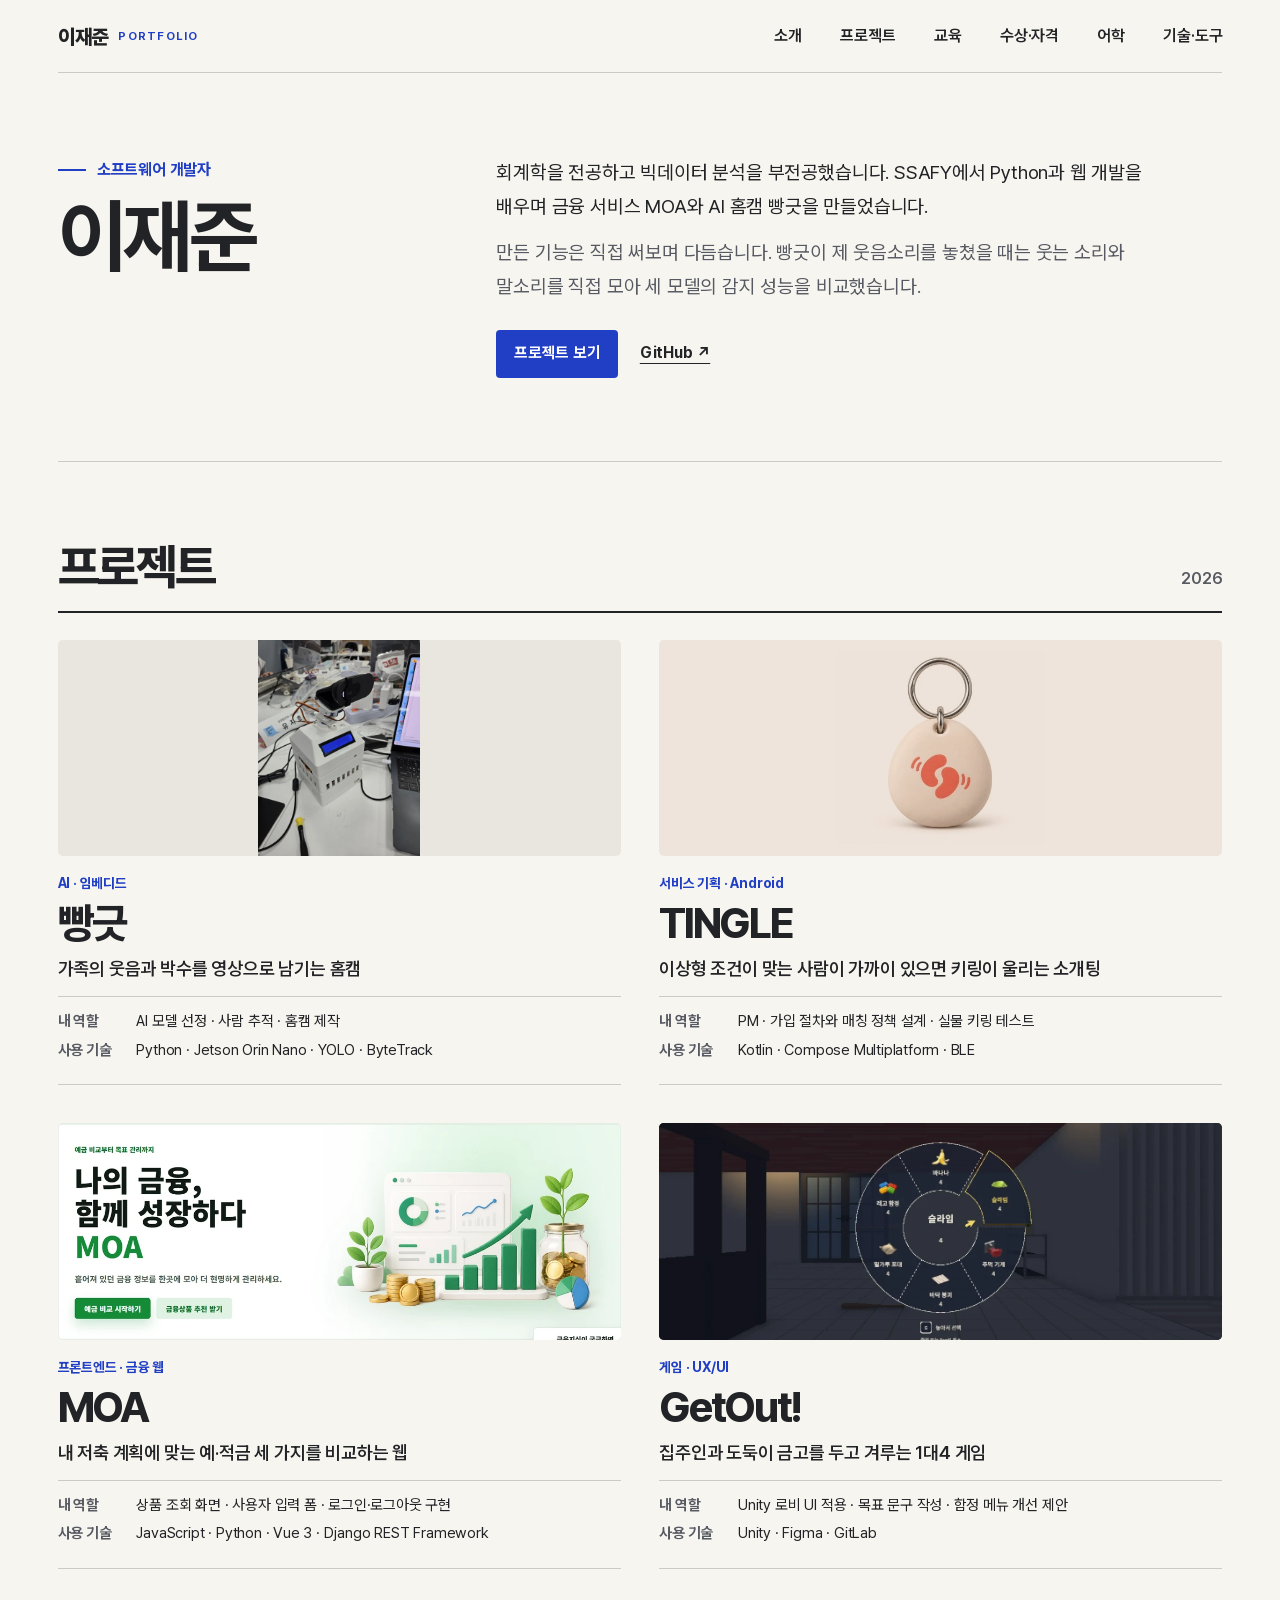
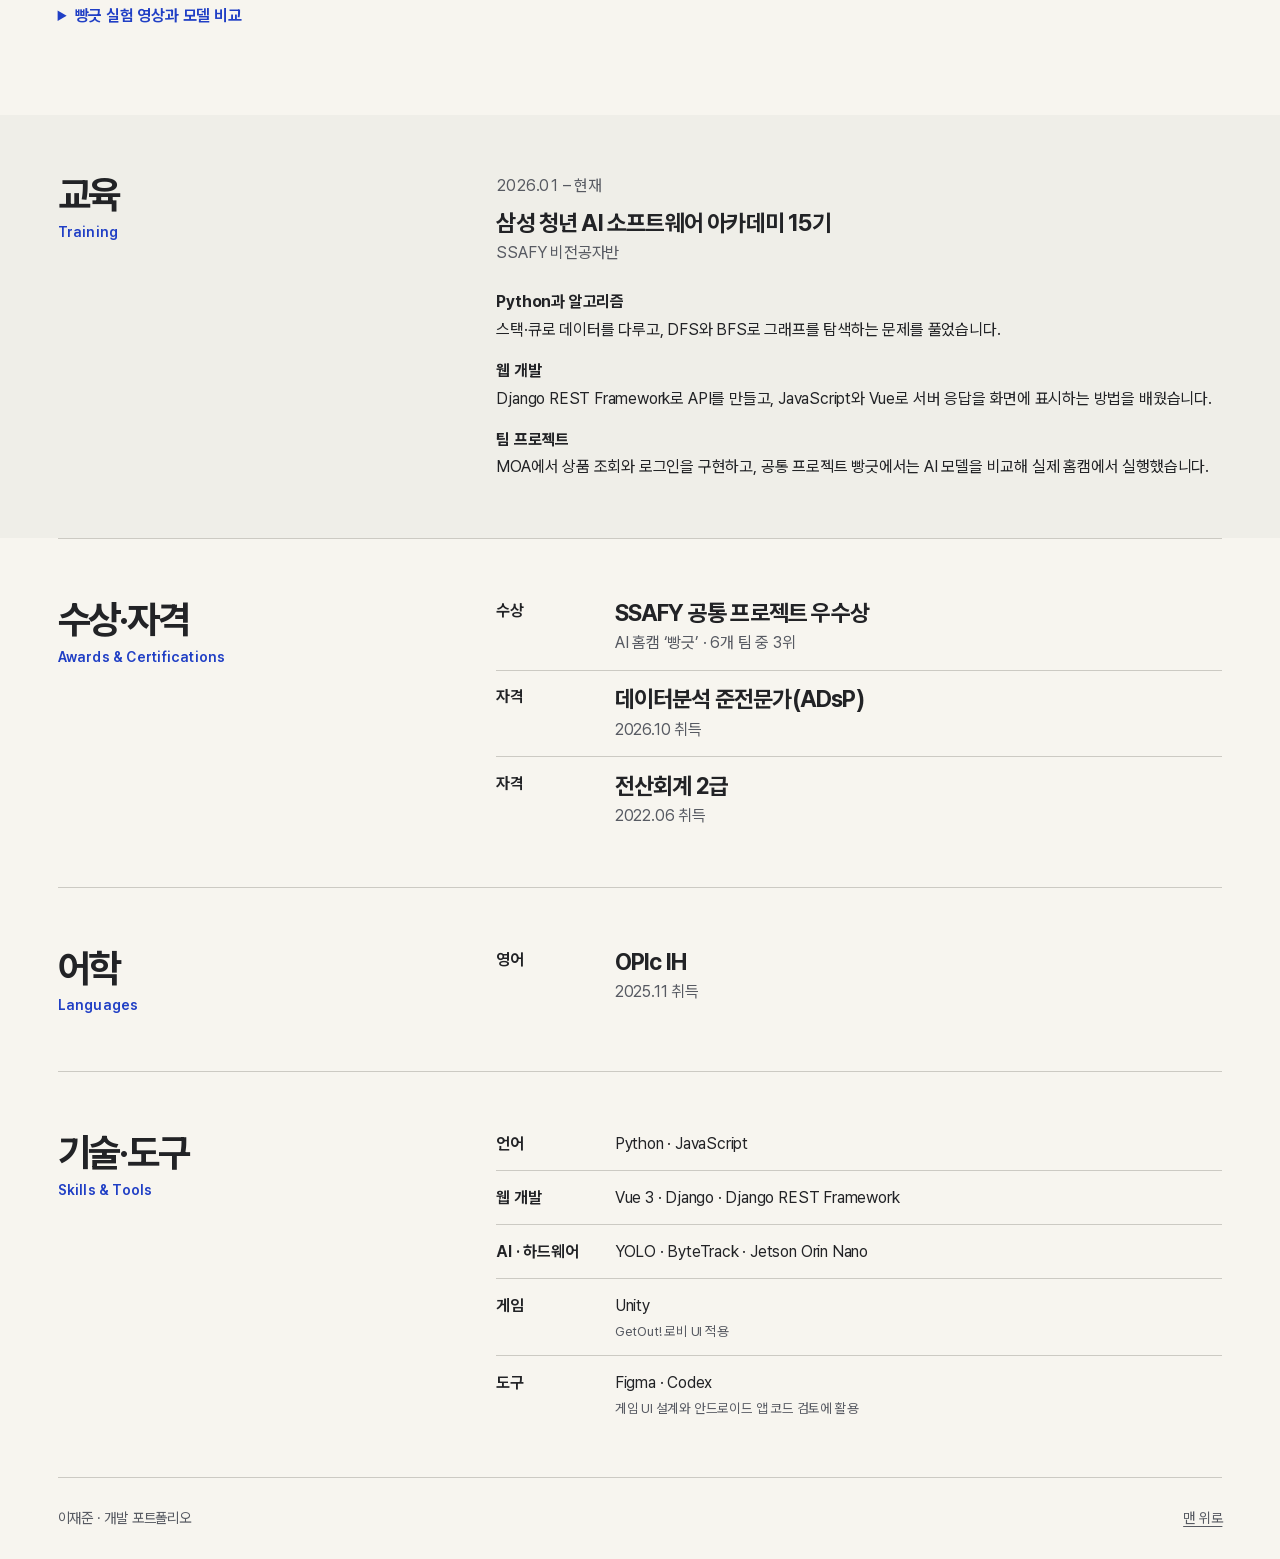
<file: index.html>
<!doctype html>
<html lang="ko">
<head>
  <meta charset="utf-8"><meta name="viewport" content="width=device-width,initial-scale=1">
  <meta name="theme-color" content="#f7f5ef">
  <meta name="description" content="소프트웨어 개발자 이재준의 프로젝트, SSAFY 교육, 수상·자격, 어학 및 사용 기술을 소개합니다.">
  <title>이재준 | 개발 포트폴리오</title>
  <link rel="preload" href="PretendardVariable.woff2" as="font" type="font/woff2" crossorigin><link rel="stylesheet" href="style.css?v=5008155"><link rel="stylesheet" href="portfolio-edition.css?v=resume-1">
</head>
<body id="top" class="landing">
<a class="skip" href="#main">본문으로 이동</a>
<header class="head shell">
  <a class="brand" href="index.html" aria-label="이재준 포트폴리오 홈">이재준 <span class="brand-sub">PORTFOLIO</span></a>
  <nav aria-label="주 메뉴"><a href="#about">소개</a><a href="#work">프로젝트</a><a href="#training">교육</a><a href="#awards">수상·자격</a><a href="#languages">어학</a><a href="#skills">기술·도구</a></nav>
</header>
<main id="main">
<section id="about" class="shell resume-intro" aria-labelledby="intro-title">
  <div><p class="role">소프트웨어 개발자</p><h1 id="intro-title">이재준</h1></div>
  <div class="intro-bio">
    <p>회계학을 전공하고 빅데이터 분석을 부전공했습니다. SSAFY에서 Python과 웹 개발을 배우며 금융 서비스 MOA와 AI 홈캠 빵긋을 만들었습니다.</p>
    <p>만든 기능은 직접 써보며 다듬습니다. 빵긋이 제 웃음소리를 놓쳤을 때는 웃는 소리와 말소리를 직접 모아 세 모델의 감지 성능을 비교했습니다.</p>
    <div class="lead-actions"><a class="lead-link" href="#work">프로젝트 보기</a><a class="work-link" href="https://github.com/wowns1024-spec">GitHub ↗</a></div>
  </div>
</section>
<section id="work" class="shell work-section"><div id="cases" class="section-heading"><h2>프로젝트</h2><span>2026</span></div>
<div class="case-index">
<a href="homecam.html" class="entry"><div class="thumb dashboard"><img src="assets/homecam.webp" alt="직접 조립한 빵긋 홈캠 시제품"></div>
<div class="entry-copy"><p class="domain">AI · 임베디드</p><h3>빵긋</h3><p>가족의 웃음과 박수를 영상으로 남기는 홈캠</p><dl class="card-meta"><div><dt>내 역할</dt><dd>AI 모델 선정 · 사람 추적 · 홈캠 제작</dd></div><div><dt>사용 기술</dt><dd>Python · Jetson Orin Nano · YOLO · ByteTrack</dd></div></dl></div></a>
<a href="tingle.html" class="entry"><div class="thumb ring"><img src="assets/tingle.webp" alt="팅글 키링 외형 콘셉트"></div>
<div class="entry-copy"><p class="domain">서비스 기획 · Android</p><h3>TINGLE</h3><p>이상형 조건이 맞는 사람이 가까이 있으면 키링이 울리는 소개팅</p><dl class="card-meta"><div><dt>내 역할</dt><dd>PM · 가입 절차와 매칭 정책 설계 · 실물 키링 테스트</dd></div><div><dt>사용 기술</dt><dd>Kotlin · Compose Multiplatform · BLE</dd></div></dl></div></a>
<a href="moa.html" class="entry"><div class="thumb finance"><img src="assets/moa-home-card.webp" loading="lazy" alt="MOA 예·적금 추천 서비스 첫 화면"></div>
<div class="entry-copy"><p class="domain">프론트엔드 · 금융 웹</p><h3>MOA</h3><p>내 저축 계획에 맞는 예·적금 세 가지를 비교하는 웹</p><dl class="card-meta"><div><dt>내 역할</dt><dd>상품 조회 화면 · 사용자 입력 폼 · 로그인·로그아웃 구현</dd></div><div><dt>사용 기술</dt><dd>JavaScript · Python · Vue 3 · Django REST Framework</dd></div></dl></div></a>
<a href="getout.html" class="entry"><div class="thumb game"><img src="assets/trap-wheel.webp" loading="lazy" alt="GetOut! 실행 화면에서 함정을 선택하는 휠"></div>
<div class="entry-copy"><p class="domain">게임 · UX/UI</p><h3>GetOut!</h3><p>집주인과 도둑이 금고를 두고 겨루는 1대4 게임</p><dl class="card-meta"><div><dt>내 역할</dt><dd>Unity 로비 UI 적용 · 목표 문구 작성 · 함정 메뉴 개선 제안</dd></div><div><dt>사용 기술</dt><dd>Unity · Figma · GitLab</dd></div></dl></div></a>
</div>
<details class="project-evidence"><summary>빵긋 실험 영상과 모델 비교</summary>
  <figure class="bench">
    <div class="bench-photo"><video controls playsinline preload="none" poster="assets/video/homecam-tracking.jpg" aria-label="빵긋 실물 시험에서 움직이는 두 사람을 추적하는 장면"><source src="assets/video/homecam-tracking.mp4" type="video/mp4"></video></div>
    <figcaption><div class="bench-caption"><strong>빵긋</strong><span>Jetson Orin Nano · 두 사람 추적 시험</span></div>
    <table class="bench-data"><caption>실기 검증 후보를 고를 때 비교한 두 지표</caption><thead><tr><th scope="col">모델</th><th scope="col">웃음 F1</th><th scope="col">평균 전력</th></tr></thead><tbody><tr><th scope="row">PANNs CNN10</th><td>0.654</td><td>12.6 W</td></tr><tr><th scope="row">EfficientAT MN10</th><td>0.855</td><td>5.8 W</td></tr></tbody></table><p class="bench-note">F1은 같은 음성 2,064개로 평가했습니다. 전력은 오디오만 실행한 장치의 평균입니다.</p></figcaption>
  </figure>
<p><a href="homecam.html#sound-test">세 모델의 측정값 보기</a></p></details>
</section>
<section id="training" class="resume-band"><div class="shell resume-row" id="career">
  <h2>교육 <span lang="en">Training</span></h2>
  <div><p class="resume-date">2026.01 – 현재</p><h3>삼성 청년 AI 소프트웨어 아카데미 15기</h3>
    <p class="resume-sub">SSAFY 비전공자반</p>
    <ul class="training-items">
      <li><strong>Python과 알고리즘</strong>스택·큐로 데이터를 다루고, DFS와 BFS로 그래프를 탐색하는 문제를 풀었습니다.</li>
      <li><strong>웹 개발</strong>Django REST Framework로 API를 만들고, JavaScript와 Vue로 서버 응답을 화면에 표시하는 방법을 배웠습니다.</li>
      <li><strong>팀 프로젝트</strong>MOA에서 상품 조회와 로그인을 구현하고, 공통 프로젝트 빵긋에서는 AI 모델을 비교해 실제 홈캠에서 실행했습니다.</li>
    </ul>
  </div>
</div></section>
<section id="awards" class="shell resume-row">
  <h2>수상·자격 <span lang="en">Awards &amp; Certifications</span></h2>
  <div class="record-list">
    <div><span>수상</span><div><h3>SSAFY 공통 프로젝트 우수상</h3><p>AI 홈캠 ‘빵긋’ · 6개 팀 중 3위</p></div></div>
    <div><span>자격</span><div><h3>데이터분석 준전문가(ADsP)</h3><p>2026.10 취득</p></div></div>
    <div><span>자격</span><div><h3>전산회계 2급</h3><p>2022.06 취득</p></div></div>
  </div>
</section>
<section id="languages" class="shell resume-row">
  <h2>어학 <span lang="en">Languages</span></h2>
  <div class="record-list"><div><span>영어</span><div><h3>OPIc IH</h3><p>2025.11 취득</p></div></div></div>
</section>
<section id="skills" class="shell resume-row">
  <h2>기술·도구 <span lang="en">Skills &amp; Tools</span></h2>
  <dl class="skills-list">
    <div><dt>언어</dt><dd>Python · JavaScript</dd></div>
    <div><dt>웹 개발</dt><dd>Vue 3 · Django · Django REST Framework</dd></div>
    <div><dt>AI · 하드웨어</dt><dd>YOLO · ByteTrack · Jetson Orin Nano</dd></div>
    <div><dt>게임</dt><dd>Unity <small>GetOut! 로비 UI 적용</small></dd></div>
    <div><dt>도구</dt><dd>Figma · Codex <small>게임 UI 설계와 안드로이드 앱 코드 검토에 활용</small></dd></div>
  </dl>
</section>
</main>
<footer class="shell foot"><span>이재준 · 개발 포트폴리오</span><a href="#top">맨 위로</a></footer>
</body></html>
</file>
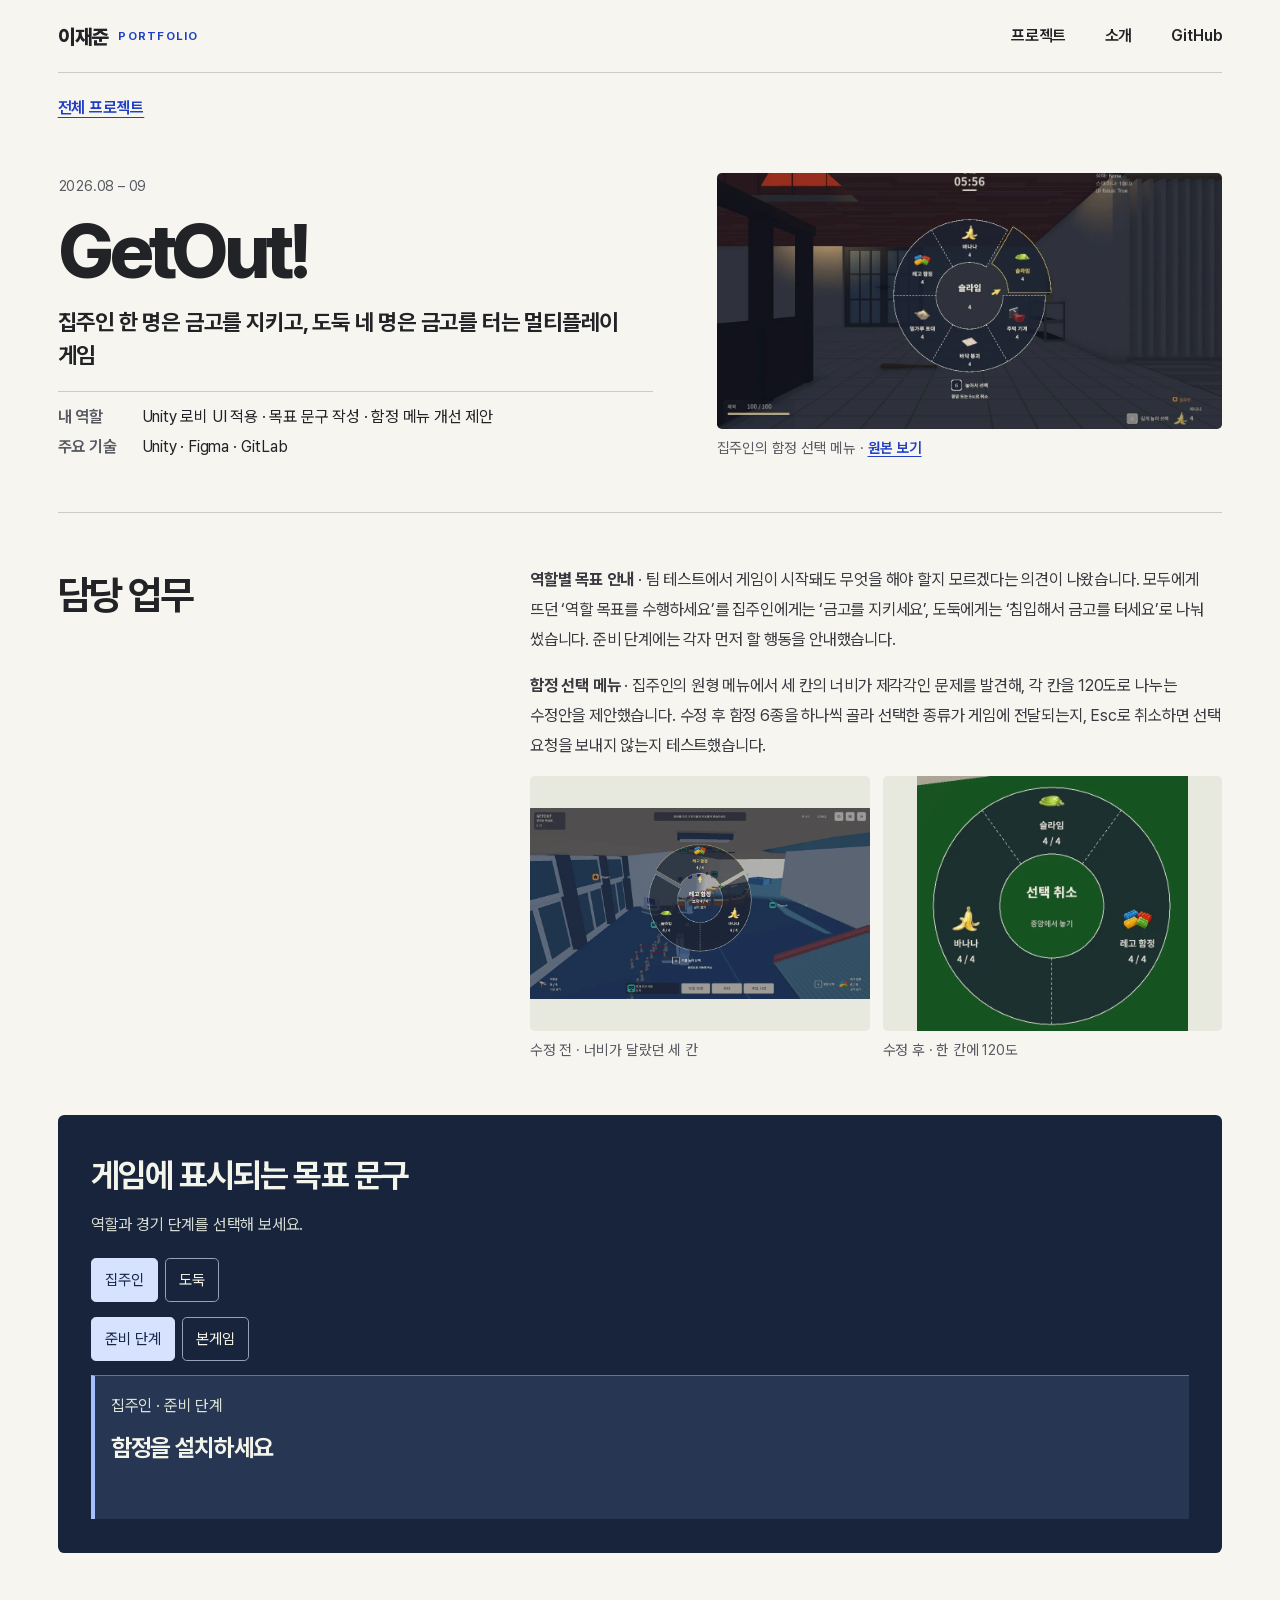
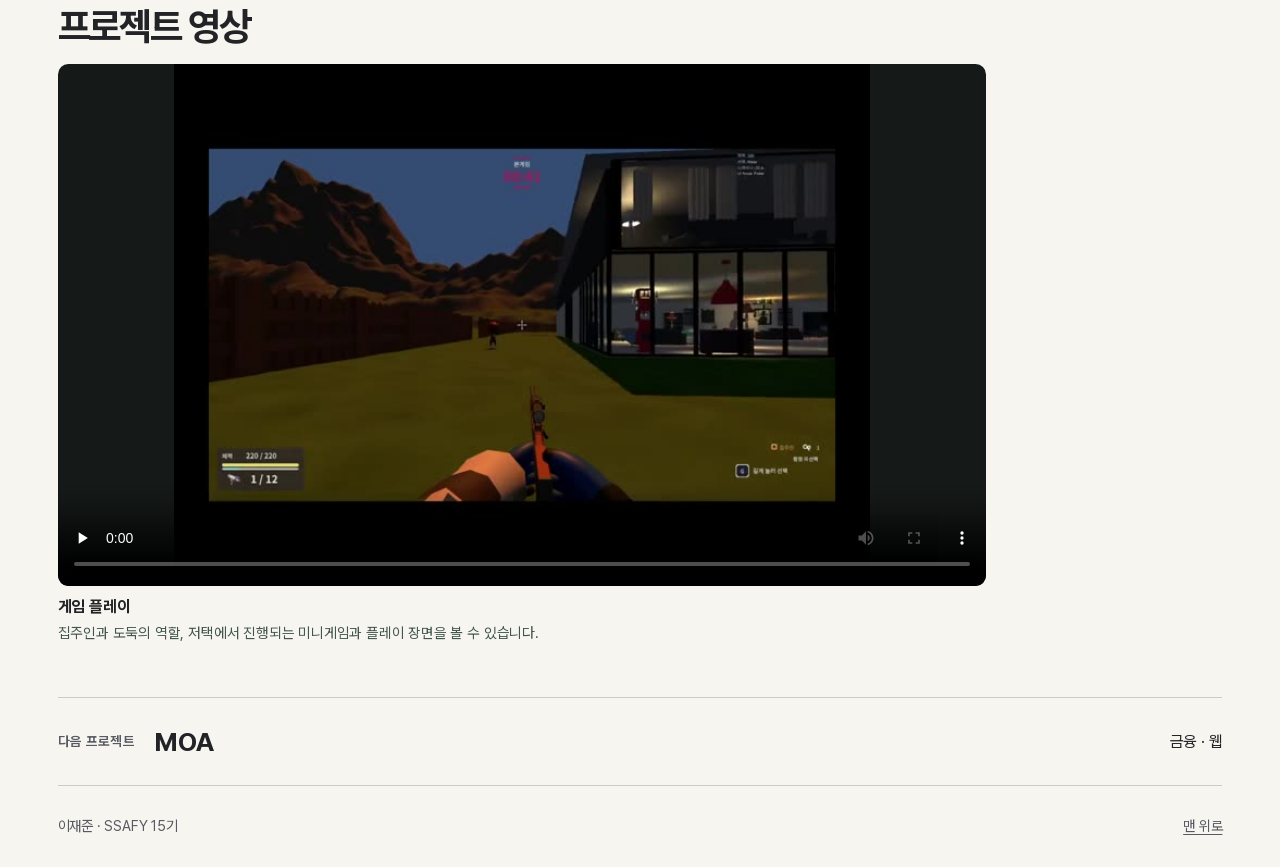
<file: getout.html>
<!doctype html>
<html lang="ko"><head>
<meta charset="utf-8"><meta name="viewport" content="width=device-width,initial-scale=1">
<meta name="theme-color" content="#f7f5ef"><meta name="description" content="집주인 한 명이 도둑 네 명으로부터 금고를 지키는 멀티플레이 게임. Unity 로비 화면, 역할별 목표 안내, 함정 선택 메뉴를 담당했습니다.">
<title>GetOut! · 이재준 포트폴리오</title><link rel="preload" href="PretendardVariable.woff2" as="font" type="font/woff2" crossorigin><link rel="stylesheet" href="style.css?v=5008155"><link rel="stylesheet" href="portfolio-edition.css?v=project-info-1"><script src="studio.js?v=5008155" defer></script>
</head><body id="top"><a class="skip" href="#main">본문으로 이동</a>
<header class="head shell">
  <a class="brand" href="index.html" aria-label="이재준 포트폴리오 홈">이재준 <span class="brand-sub">PORTFOLIO</span></a>
  <nav aria-label="주 메뉴"><a href="index.html#work">프로젝트</a><a href="index.html#about">소개</a><a href="https://github.com/wowns1024-spec">GitHub</a></nav>
</header>
<main id="main" class="shell case getout" data-case="getout">
  <a class="crumb" href="index.html#cases">전체 프로젝트</a>
  <header class="case-hero">
    <div class="case-intro">
      <p class="case-period">2026.08 – 09</p>
      <h1>GetOut!</h1>
      <p class="case-purpose">집주인 한 명은 금고를 지키고, 도둑 네 명은 금고를 터는 멀티플레이 게임</p>
      <dl class="project-meta">
        <div><dt>내 역할</dt><dd>Unity 로비 UI 적용 · 목표 문구 작성 · 함정 메뉴 개선 제안</dd></div>
        <div><dt>주요 기술</dt><dd>Unity · Figma · GitLab</dd></div>
      </dl>
    </div>
    <figure class="case-photo photo-getout"><img src="assets/trap-wheel.webp" alt="집주인이 함정을 고를 때 열리는 원형 메뉴"><figcaption>집주인의 함정 선택 메뉴 · <a href="assets/trap-wheel.webp">원본 보기</a></figcaption></figure></header>
  <section class="fieldnote" aria-labelledby="getout-work">
    <header><h2 id="getout-work">담당 업무</h2></header>
    <div class="field-body">
      <p><strong>역할별 목표 안내</strong> · 팀 테스트에서 게임이 시작돼도 무엇을 해야 할지 모르겠다는 의견이 나왔습니다. 모두에게 뜨던 ‘역할 목표를 수행하세요’를 집주인에게는 ‘금고를 지키세요’, 도둑에게는 ‘침입해서 금고를 터세요’로 나눠 썼습니다. 준비 단계에는 각자 먼저 할 행동을 안내했습니다.</p>
      <p id="controls-test"><strong>함정 선택 메뉴</strong> · 집주인의 원형 메뉴에서 세 칸의 너비가 제각각인 문제를 발견해, 각 칸을 120도로 나누는 수정안을 제안했습니다. 수정 후 함정 6종을 하나씩 골라 선택한 종류가 게임에 전달되는지, Esc로 취소하면 선택 요청을 보내지 않는지 테스트했습니다.</p>
      <div class="wheel-examples">
        <figure><img src="assets/wheel-before.webp" loading="lazy" alt="수정 전 함정 선택 메뉴"><figcaption>수정 전 · 너비가 달랐던 세 칸</figcaption></figure>
        <figure><img src="assets/wheel-layout.webp" loading="lazy" alt="중심에서 120도씩 나눈 세 선택 영역"><figcaption>수정 후 · 한 칸에 120도</figcaption></figure>
      </div>
    </div>
  </section>
  <section class="scene" aria-labelledby="getout-prompts"><h2 id="getout-prompts">게임에 표시되는 목표 문구</h2><p>역할과 경기 단계를 선택해 보세요.</p><div class="lab"><div class="controls" role="group" aria-label="플레이어 역할"><button type="button" data-option="0" aria-pressed="true">집주인</button><button type="button" data-option="1" aria-pressed="false">도둑</button></div><div class="controls" role="group" aria-label="경기 단계"><button type="button" data-option="0" aria-pressed="true">준비 단계</button><button type="button" data-option="1" aria-pressed="false">본게임</button></div><div class="gamehud result" aria-live="polite"><p data-detail>집주인 · 준비 단계</p><h3 data-output>함정을 설치하세요</h3></div></div><noscript>준비 단계에는 집주인에게 ‘함정을 설치하세요’, 도둑에게 ‘침입을 준비하세요’가 표시됩니다.</noscript></section>
  <section id="video" class="films"><h2>프로젝트 영상</h2><figure class="film"><video controls playsinline preload="none" poster="assets/video/getout-play.jpg" aria-label="게임 플레이 영상"><source src="assets/video/getout-play.mp4" type="video/mp4"></video><figcaption><strong>게임 플레이</strong><span>집주인과 도둑의 역할, 저택에서 진행되는 미니게임과 플레이 장면을 볼 수 있습니다.</span></figcaption></figure></section>
  <a class="next" href="moa.html"><span>다음 프로젝트</span><strong>MOA</strong><span>금융 · 웹</span></a>
</main>
<footer class="shell foot"><span>이재준 · SSAFY 15기</span><a href="#top">맨 위로</a></footer></body></html>
</file>
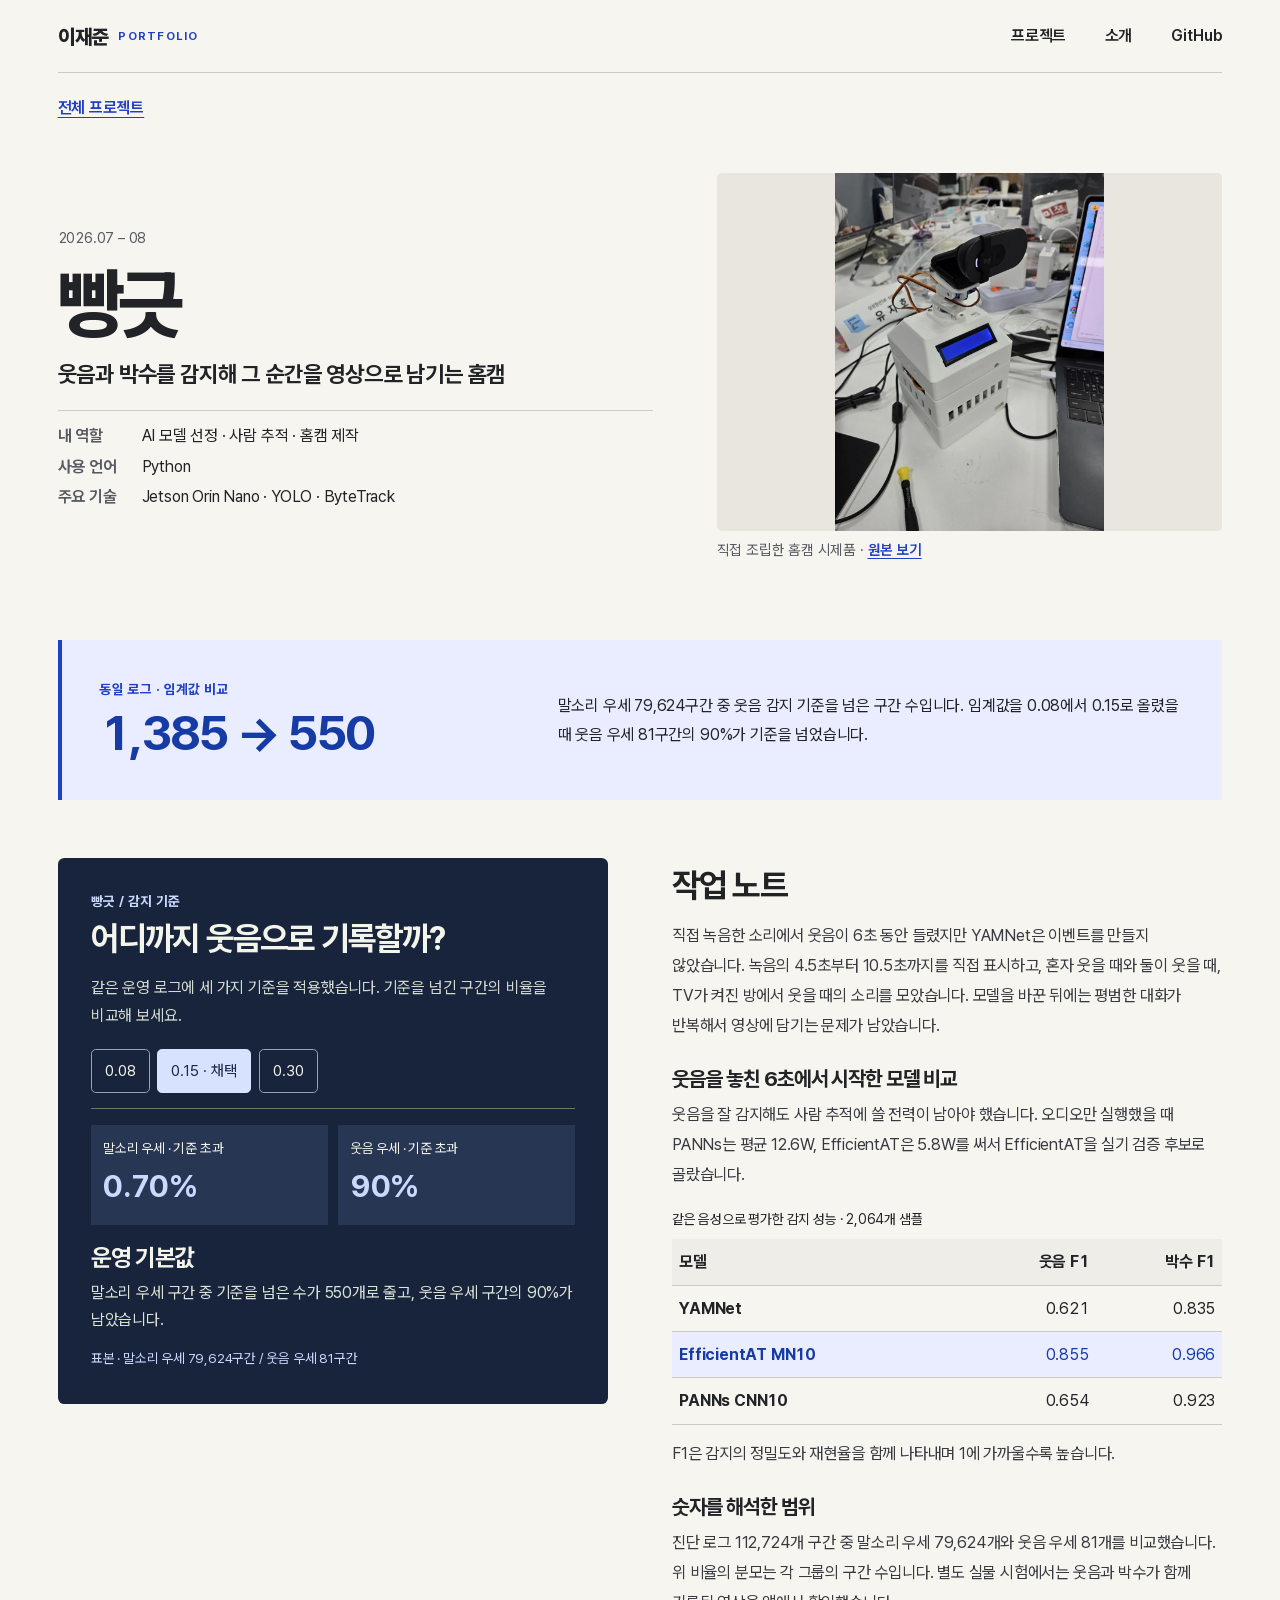
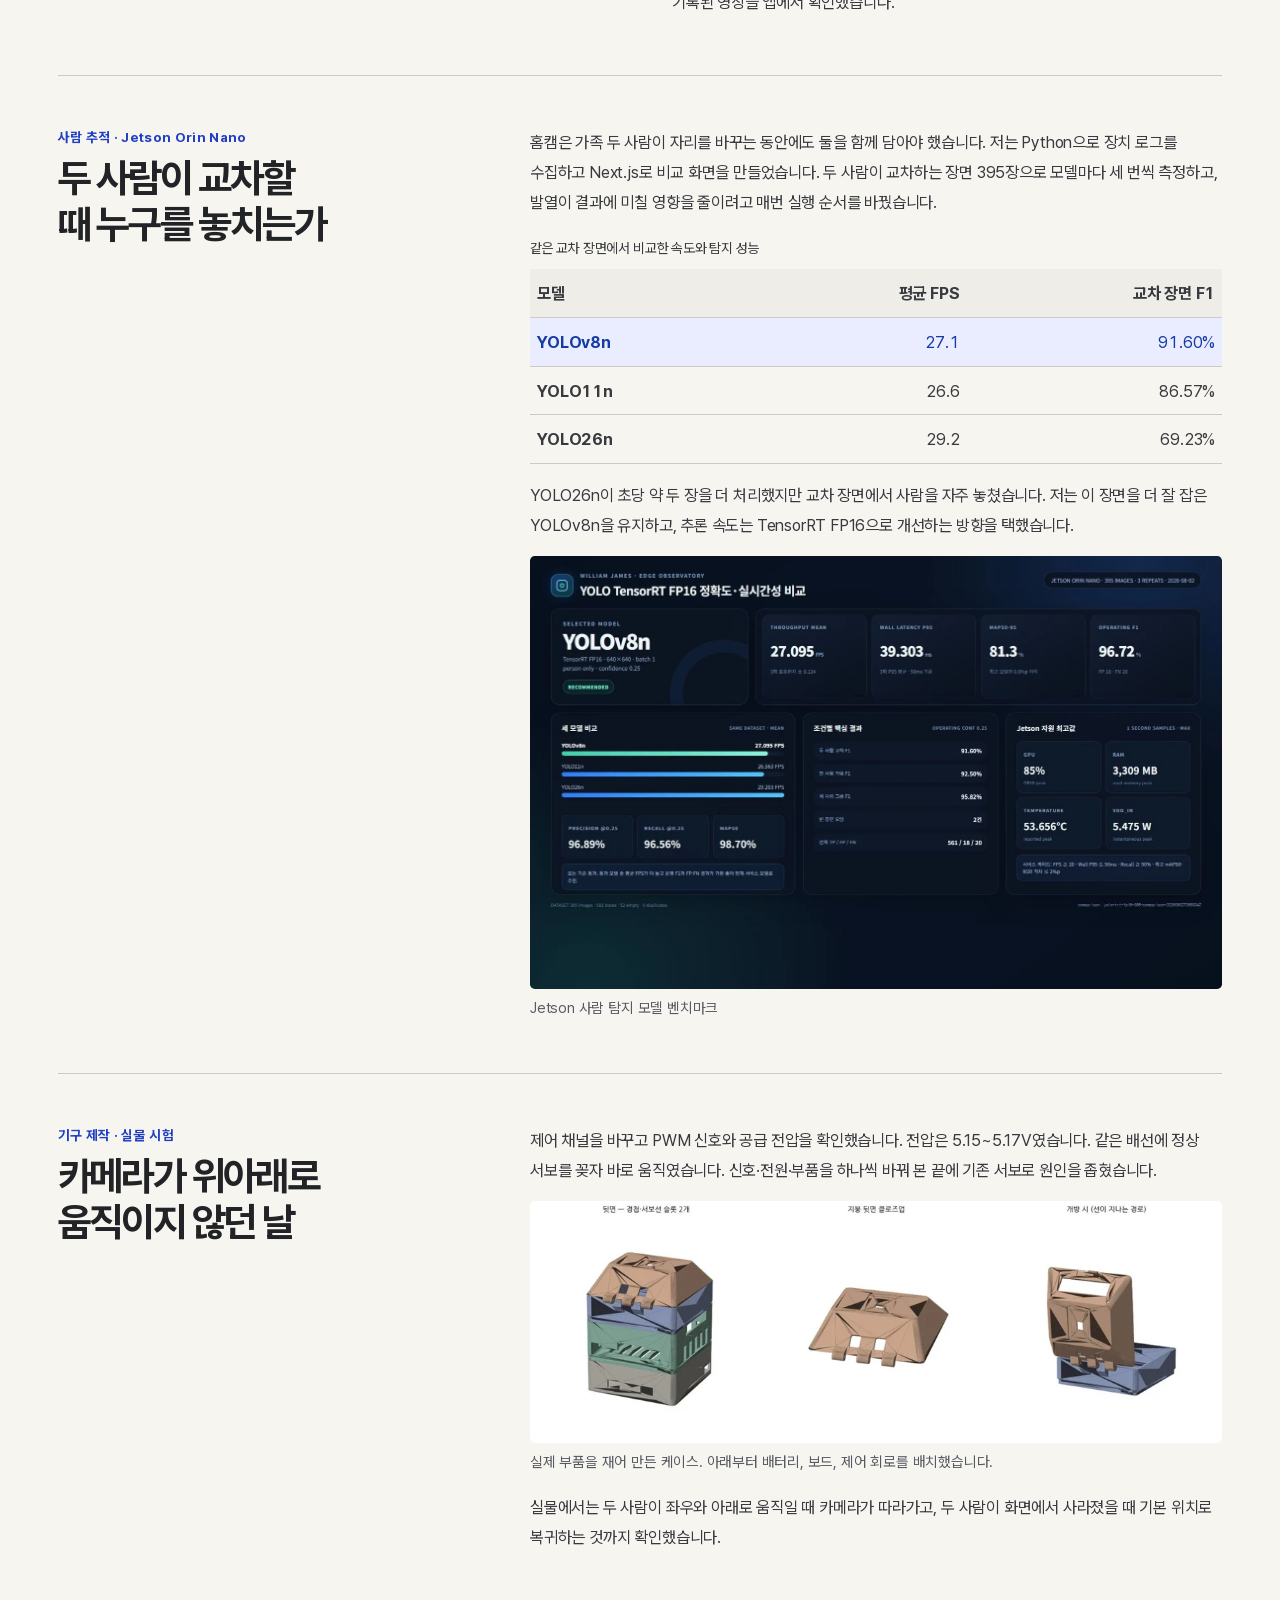
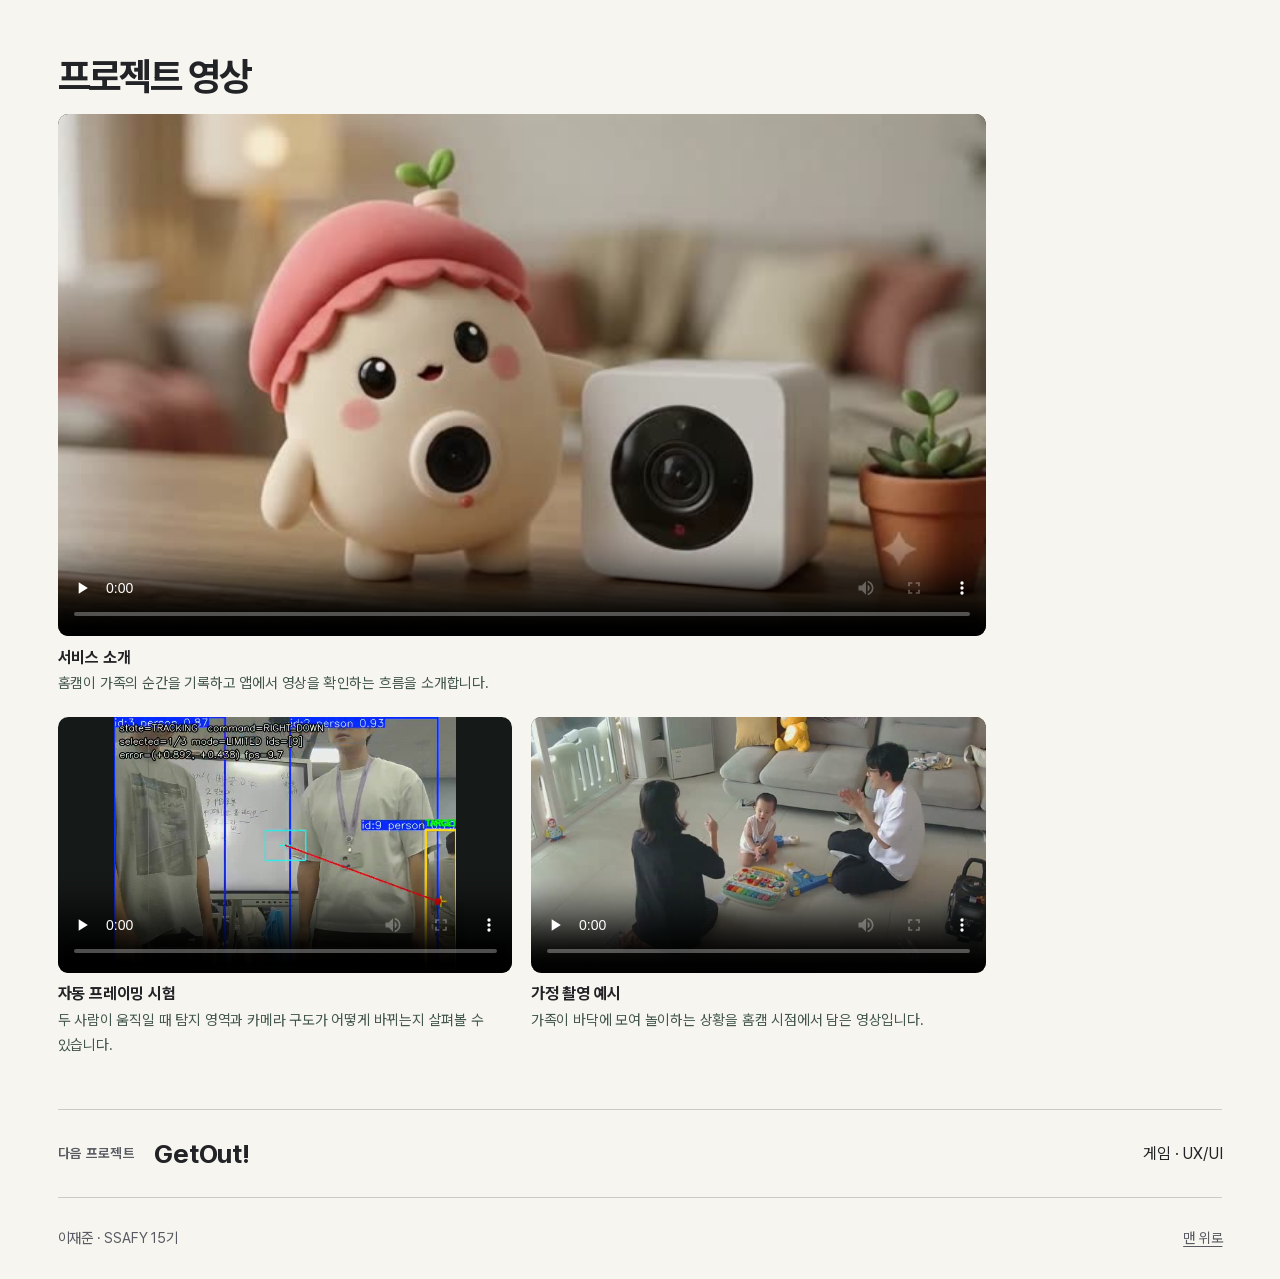
<file: homecam.html>
<!doctype html>
<html lang="ko"><head>
<meta charset="utf-8"><meta name="viewport" content="width=device-width,initial-scale=1">
<meta name="theme-color" content="#f7f5ef"><meta name="description" content="가족이 웃거나 박수칠 때 영상을 남기는 홈캠. 한 대의 Jetson으로 소리를 듣고 사람을 따라가도록 모델을 비교하고 본체를 제작했습니다.">
<title>빵긋 · 이재준 포트폴리오</title><link rel="preload" href="PretendardVariable.woff2" as="font" type="font/woff2" crossorigin><link rel="stylesheet" href="style.css?v=5008155"><link rel="stylesheet" href="portfolio-edition.css?v=project-info-1"><script src="studio.js?v=5008155" defer></script>
</head><body id="top"><a class="skip" href="#main">본문으로 이동</a>
<header class="head shell">
  <a class="brand" href="index.html" aria-label="이재준 포트폴리오 홈">이재준 <span class="brand-sub">PORTFOLIO</span></a>
  <nav aria-label="주 메뉴"><a href="index.html#work">프로젝트</a><a href="index.html#about">소개</a><a href="https://github.com/wowns1024-spec">GitHub</a></nav>
</header>
<main id="main" class="shell case homecam" data-case="homecam">
  <a class="crumb" href="index.html#cases">전체 프로젝트</a>
  <header class="case-hero">
    <div class="case-intro">
      <p class="case-period">2026.07 – 08</p>
      <h1>빵긋</h1>
      <p class="case-purpose">웃음과 박수를 감지해 그 순간을 영상으로 남기는 홈캠</p>
      <dl class="project-meta">
        <div><dt>내 역할</dt><dd>AI 모델 선정 · 사람 추적 · 홈캠 제작</dd></div>
        <div><dt>사용 언어</dt><dd>Python</dd></div>
        <div><dt>주요 기술</dt><dd>Jetson Orin Nano · YOLO · ByteTrack</dd></div>
      </dl>
    </div>
    <figure class="case-photo photo-homecam"><img src="assets/homecam.webp" alt="작업대에서 시험 중인 빵긋 홈캠"><figcaption>직접 조립한 홈캠 시제품 · <a href="assets/homecam.webp">원본 보기</a></figcaption></figure></header>

  <section class="finding" aria-label="프로젝트 결과"><div><p class="type">동일 로그 · 임계값 비교</p><h2>1,385 → 550</h2></div><p>말소리 우세 79,624구간 중 웃음 감지 기준을 넘은 구간 수입니다. 임계값을 0.08에서 0.15로 올렸을 때 웃음 우세 81구간의 90%가 기준을 넘었습니다.</p></section>
  <div class="narrative"><section class="scene" aria-label="프로젝트 인터랙션"><p class="type">빵긋 / 감지 기준</p><h2>어디까지 웃음으로 기록할까?</h2><p>같은 운영 로그에 세 가지 기준을 적용했습니다. 기준을 넘긴 구간의 비율을 비교해 보세요.</p><div class="lab"><div class="controls" role="group" aria-label="웃음 임계값"><button type="button" data-option="0" aria-pressed="false">0.08</button><button type="button" data-option="1" aria-pressed="true">0.15 · 채택</button><button type="button" data-option="2" aria-pressed="false">0.30</button></div><div class="result" aria-live="polite"><div class="stats"><div><span>말소리 우세 · 기준 초과</span><strong data-value="a">0.70%</strong></div><div><span>웃음 우세 · 기준 초과</span><strong data-value="b">90%</strong></div></div><h3 data-output>운영 기본값</h3><p data-detail>말소리 우세 구간 중 기준을 넘은 수가 550개로 줄고, 웃음 우세 구간의 90%가 남았습니다.</p></div><p class="sample">표본 · 말소리 우세 79,624구간 / 웃음 우세 81구간</p></div><noscript>시연 조작은 자바스크립트를 켜면 사용할 수 있습니다. 아래에서 판단과 결과를 읽을 수 있습니다.</noscript></section>
  <article class="story"><h2>작업 노트</h2><p class="opening">직접 녹음한 소리에서 웃음이 6초 동안 들렸지만 YAMNet은 이벤트를 만들지 않았습니다. 녹음의 4.5초부터 10.5초까지를 직접 표시하고, 혼자 웃을 때와 둘이 웃을 때, TV가 켜진 방에서 웃을 때의 소리를 모았습니다. 모델을 바꾼 뒤에는 평범한 대화가 반복해서 영상에 담기는 문제가 남았습니다.</p><section id="sound-test"><h3>웃음을 놓친 6초에서 시작한 모델 비교</h3><p>웃음을 잘 감지해도 사람 추적에 쓸 전력이 남아야 했습니다. 오디오만 실행했을 때 PANNs는 평균 12.6W, EfficientAT은 5.8W를 써서 EfficientAT을 실기 검증 후보로 골랐습니다.</p>
<table class="models"><caption>같은 음성으로 평가한 감지 성능 · 2,064개 샘플</caption>
<thead><tr><th scope="col">모델</th><th scope="col">웃음 F1</th><th scope="col">박수 F1</th></tr></thead>
<tbody><tr><th scope="row">YAMNet</th><td>0.621</td><td>0.835</td></tr><tr class="chosen"><th scope="row">EfficientAT MN10</th><td>0.855</td><td>0.966</td></tr><tr><th scope="row">PANNs CNN10</th><td>0.654</td><td>0.923</td></tr></tbody></table><p class="sample">F1은 감지의 정밀도와 재현율을 함께 나타내며 1에 가까울수록 높습니다.</p></section>
<section><h3>숫자를 해석한 범위</h3><p>진단 로그 112,724개 구간 중 말소리 우세 79,624개와 웃음 우세 81개를 비교했습니다. 위 비율의 분모는 각 그룹의 구간 수입니다. 별도 실물 시험에서는 웃음과 박수가 함께 기록된 영상을 앱에서 확인했습니다.</p></section>
</article></div>
<section class="fieldnote" id="tracking">
<header><p class="type">사람 추적 · Jetson Orin Nano</p><h2>두 사람이 교차할 때 누구를 놓치는가</h2></header>
<div class="field-body"><p>홈캠은 가족 두 사람이 자리를 바꾸는 동안에도 둘을 함께 담아야 했습니다. 저는 Python으로 장치 로그를 수집하고 Next.js로 비교 화면을 만들었습니다. 두 사람이 교차하는 장면 395장으로 모델마다 세 번씩 측정하고, 발열이 결과에 미칠 영향을 줄이려고 매번 실행 순서를 바꿨습니다.</p>
<table class="models"><caption>같은 교차 장면에서 비교한 속도와 탐지 성능</caption><thead><tr><th scope="col">모델</th><th scope="col">평균 FPS</th><th scope="col">교차 장면 F1</th></tr></thead><tbody><tr class="chosen"><th scope="row">YOLOv8n</th><td>27.1</td><td>91.60%</td></tr><tr><th scope="row">YOLO11n</th><td>26.6</td><td>86.57%</td></tr><tr><th scope="row">YOLO26n</th><td>29.2</td><td>69.23%</td></tr></tbody></table>
<p>YOLO26n이 초당 약 두 장을 더 처리했지만 교차 장면에서 사람을 자주 놓쳤습니다. 저는 이 장면을 더 잘 잡은 YOLOv8n을 유지하고, 추론 속도는 TensorRT FP16으로 개선하는 방향을 택했습니다.</p><figure><img loading="lazy" src="assets/dashboard.webp" alt="홈캠 사람 탐지 실험의 실행 성능을 비교한 화면"><figcaption>Jetson 사람 탐지 모델 벤치마크</figcaption></figure></div></section>
<section class="fieldnote"><header><p class="type">기구 제작 · 실물 시험</p><h2>카메라가 위아래로 움직이지 않던 날</h2></header><div class="field-body">
<p>제어 채널을 바꾸고 PWM 신호와 공급 전압을 확인했습니다. 전압은 5.15~5.17V였습니다. 같은 배선에 정상 서보를 꽂자 바로 움직였습니다. 신호·전원·부품을 하나씩 바꿔 본 끝에 기존 서보로 원인을 좁혔습니다.</p>
<figure><img src="assets/enclosure.webp" loading="lazy" alt="배터리와 Jetson, 회로를 나눠 배치한 홈캠 케이스 설계 모습"><figcaption>실제 부품을 재어 만든 케이스. 아래부터 배터리, 보드, 제어 회로를 배치했습니다.</figcaption></figure>
<p>실물에서는 두 사람이 좌우와 아래로 움직일 때 카메라가 따라가고, 두 사람이 화면에서 사라졌을 때 기본 위치로 복귀하는 것까지 확인했습니다.</p></div></section>
  <section id="video" class="films"><h2>프로젝트 영상</h2><figure class="film"><video controls playsinline preload="none" poster="assets/video/homecam-overview.jpg" aria-label="서비스 소개 영상"><source src="assets/video/homecam-overview.mp4" type="video/mp4"></video><figcaption><strong>서비스 소개</strong><span>홈캠이 가족의 순간을 기록하고 앱에서 영상을 확인하는 흐름을 소개합니다.</span></figcaption></figure><div class="film-extra"><figure class="film"><video controls playsinline preload="none" poster="assets/video/homecam-tracking.jpg" aria-label="자동 프레이밍 시험 영상"><source src="assets/video/homecam-tracking.mp4" type="video/mp4"></video><figcaption><strong>자동 프레이밍 시험</strong><span>두 사람이 움직일 때 탐지 영역과 카메라 구도가 어떻게 바뀌는지 살펴볼 수 있습니다.</span></figcaption></figure><figure class="film"><video controls playsinline preload="none" poster="assets/video/homecam-family.jpg" aria-label="가정 촬영 예시 영상"><source src="assets/video/homecam-family.mp4" type="video/mp4"></video><figcaption><strong>가정 촬영 예시</strong><span>가족이 바닥에 모여 놀이하는 상황을 홈캠 시점에서 담은 영상입니다.</span></figcaption></figure></div></section>
  <a class="next" href="getout.html"><span>다음 프로젝트</span><strong>GetOut!</strong><span>게임 · UX/UI</span></a>
</main>
<footer class="shell foot"><span>이재준 · SSAFY 15기</span><a href="#top">맨 위로</a></footer></body></html>
</file>
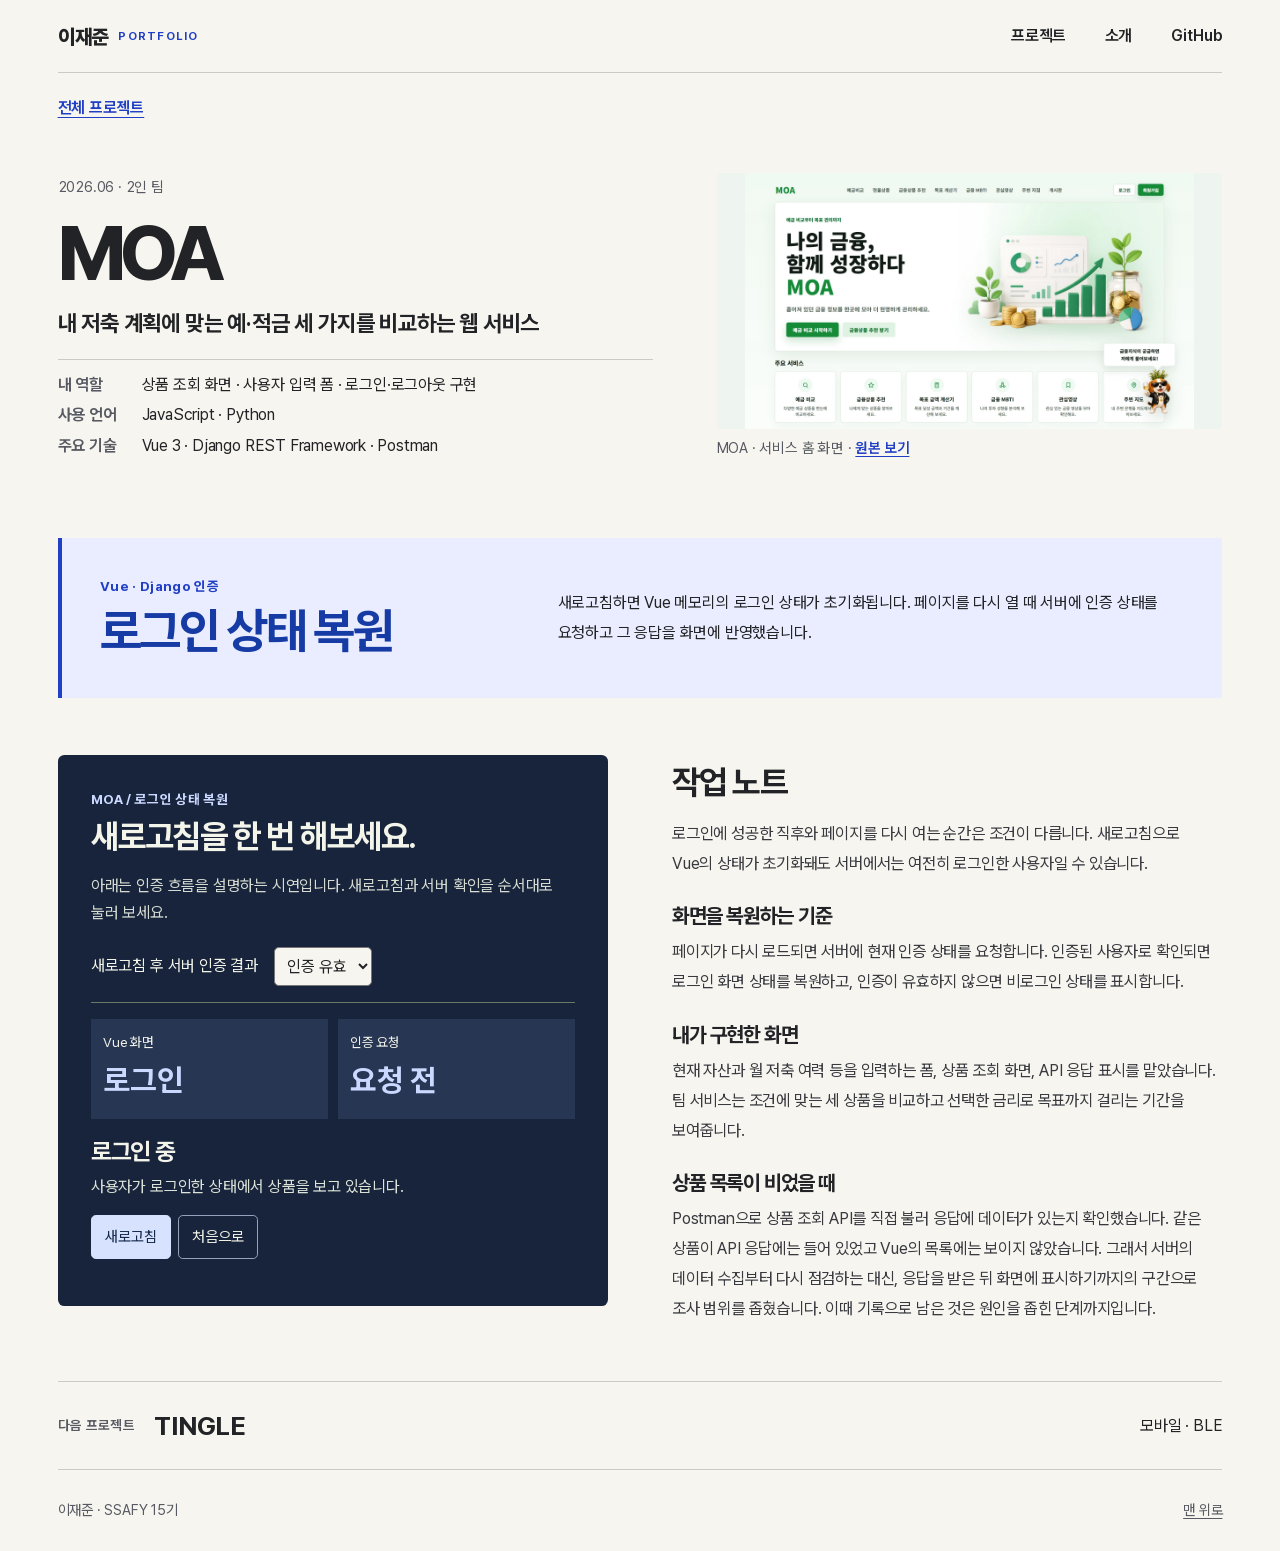
<file: moa.html>
<!doctype html>
<html lang="ko"><head>
<meta charset="utf-8"><meta name="viewport" content="width=device-width,initial-scale=1">
<meta name="theme-color" content="#f7f5ef"><meta name="description" content="저축 조건에 맞는 예·적금을 찾는 2인 프로젝트. 상품 조회와 입력 폼을 만들고, Django의 인증 결과를 Vue 화면에 연결했습니다.">
<title>MOA · 이재준 포트폴리오</title><link rel="preload" href="PretendardVariable.woff2" as="font" type="font/woff2" crossorigin><link rel="stylesheet" href="style.css?v=5008155"><link rel="stylesheet" href="portfolio-edition.css?v=project-info-1"><script src="studio.js?v=5008155" defer></script>
</head><body id="top"><a class="skip" href="#main">본문으로 이동</a>
<header class="head shell">
  <a class="brand" href="index.html" aria-label="이재준 포트폴리오 홈">이재준 <span class="brand-sub">PORTFOLIO</span></a>
  <nav aria-label="주 메뉴"><a href="index.html#work">프로젝트</a><a href="index.html#about">소개</a><a href="https://github.com/wowns1024-spec">GitHub</a></nav>
</header>
<main id="main" class="shell case moa" data-case="moa">
  <a class="crumb" href="index.html#cases">전체 프로젝트</a>
  <header class="case-hero">
    <div class="case-intro">
      <p class="case-period">2026.06 · 2인 팀</p>
      <h1>MOA</h1>
      <p class="case-purpose">내 저축 계획에 맞는 예·적금 세 가지를 비교하는 웹 서비스</p>
      <dl class="project-meta">
        <div><dt>내 역할</dt><dd>상품 조회 화면 · 사용자 입력 폼 · 로그인·로그아웃 구현</dd></div>
        <div><dt>사용 언어</dt><dd>JavaScript · Python</dd></div>
        <div><dt>주요 기술</dt><dd>Vue 3 · Django REST Framework · Postman</dd></div>
      </dl>
    </div>
    <figure class="case-photo photo-moa"><img src="assets/moa-home.webp" alt="상품 비교와 추천 기능이 있는 MOA 첫 화면"><figcaption>MOA · 서비스 홈 화면 · <a href="assets/moa-home.webp">원본 보기</a></figcaption></figure></header>
<section class="finding" aria-label="프로젝트 결과"><div><p class="type">Vue · Django 인증</p><h2>로그인 상태 복원</h2></div><p>새로고침하면 Vue 메모리의 로그인 상태가 초기화됩니다. 페이지를 다시 열 때 서버에 인증 상태를 요청하고 그 응답을 화면에 반영했습니다.</p></section>
  <div class="narrative"><section class="scene" aria-label="프로젝트 인터랙션"><p class="type">MOA / 로그인 상태 복원</p><h2>새로고침을 한 번 해보세요.</h2><p>아래는 인증 흐름을 설명하는 시연입니다. 새로고침과 서버 확인을 순서대로 눌러 보세요.</p><div class="lab"><label class="session-setting">새로고침 후 서버 인증 결과 <select data-profile-result><option value="success">인증 유효</option><option value="failure">인증 만료</option></select></label><div class="result" aria-live="polite"><div class="stats"><div><span>Vue 화면</span><strong data-value="a">로그인</strong></div><div><span>인증 요청</span><strong data-value="b">요청 전</strong></div></div><h3 data-output>로그인 중</h3><p data-detail>로그인한 사용자가 상품을 보고 있습니다.</p></div><div class="controls"><button type="button" data-advance>새로고침</button><button type="button" data-reset>처음으로</button></div></div><noscript>시연 조작은 자바스크립트를 켜면 사용할 수 있습니다. 아래에서 판단과 결과를 읽을 수 있습니다.</noscript></section>
  <article class="story"><h2>작업 노트</h2><p class="opening">로그인에 성공한 직후와 페이지를 다시 여는 순간은 조건이 다릅니다. 새로고침으로 Vue의 상태가 초기화돼도 서버에서는 여전히 로그인한 사용자일 수 있습니다.</p><section><h3>화면을 복원하는 기준</h3><p>페이지가 다시 로드되면 서버에 현재 인증 상태를 요청합니다. 인증된 사용자로 확인되면 로그인 화면 상태를 복원하고, 인증이 유효하지 않으면 비로그인 상태를 표시합니다.</p></section>
<section><h3>내가 구현한 화면</h3><p>현재 자산과 월 저축 여력 등을 입력하는 폼, 상품 조회 화면, API 응답 표시를 맡았습니다. 팀 서비스는 조건에 맞는 세 상품을 비교하고 선택한 금리로 목표까지 걸리는 기간을 보여줍니다.</p></section>
<section id="empty-list"><h3>상품 목록이 비었을 때</h3><p>Postman으로 상품 조회 API를 직접 불러 응답에 데이터가 있는지 확인했습니다. 같은 상품이 API 응답에는 들어 있었고 Vue의 목록에는 보이지 않았습니다. 그래서 서버의 데이터 수집부터 다시 점검하는 대신, 응답을 받은 뒤 화면에 표시하기까지의 구간으로 조사 범위를 좁혔습니다. 이때 기록으로 남은 것은 원인을 좁힌 단계까지입니다.</p></section></article></div>
  <a class="next" href="tingle.html"><span>다음 프로젝트</span><strong>TINGLE</strong><span>모바일 · BLE</span></a>
</main>
<footer class="shell foot"><span>이재준 · SSAFY 15기</span><a href="#top">맨 위로</a></footer></body></html>
</file>
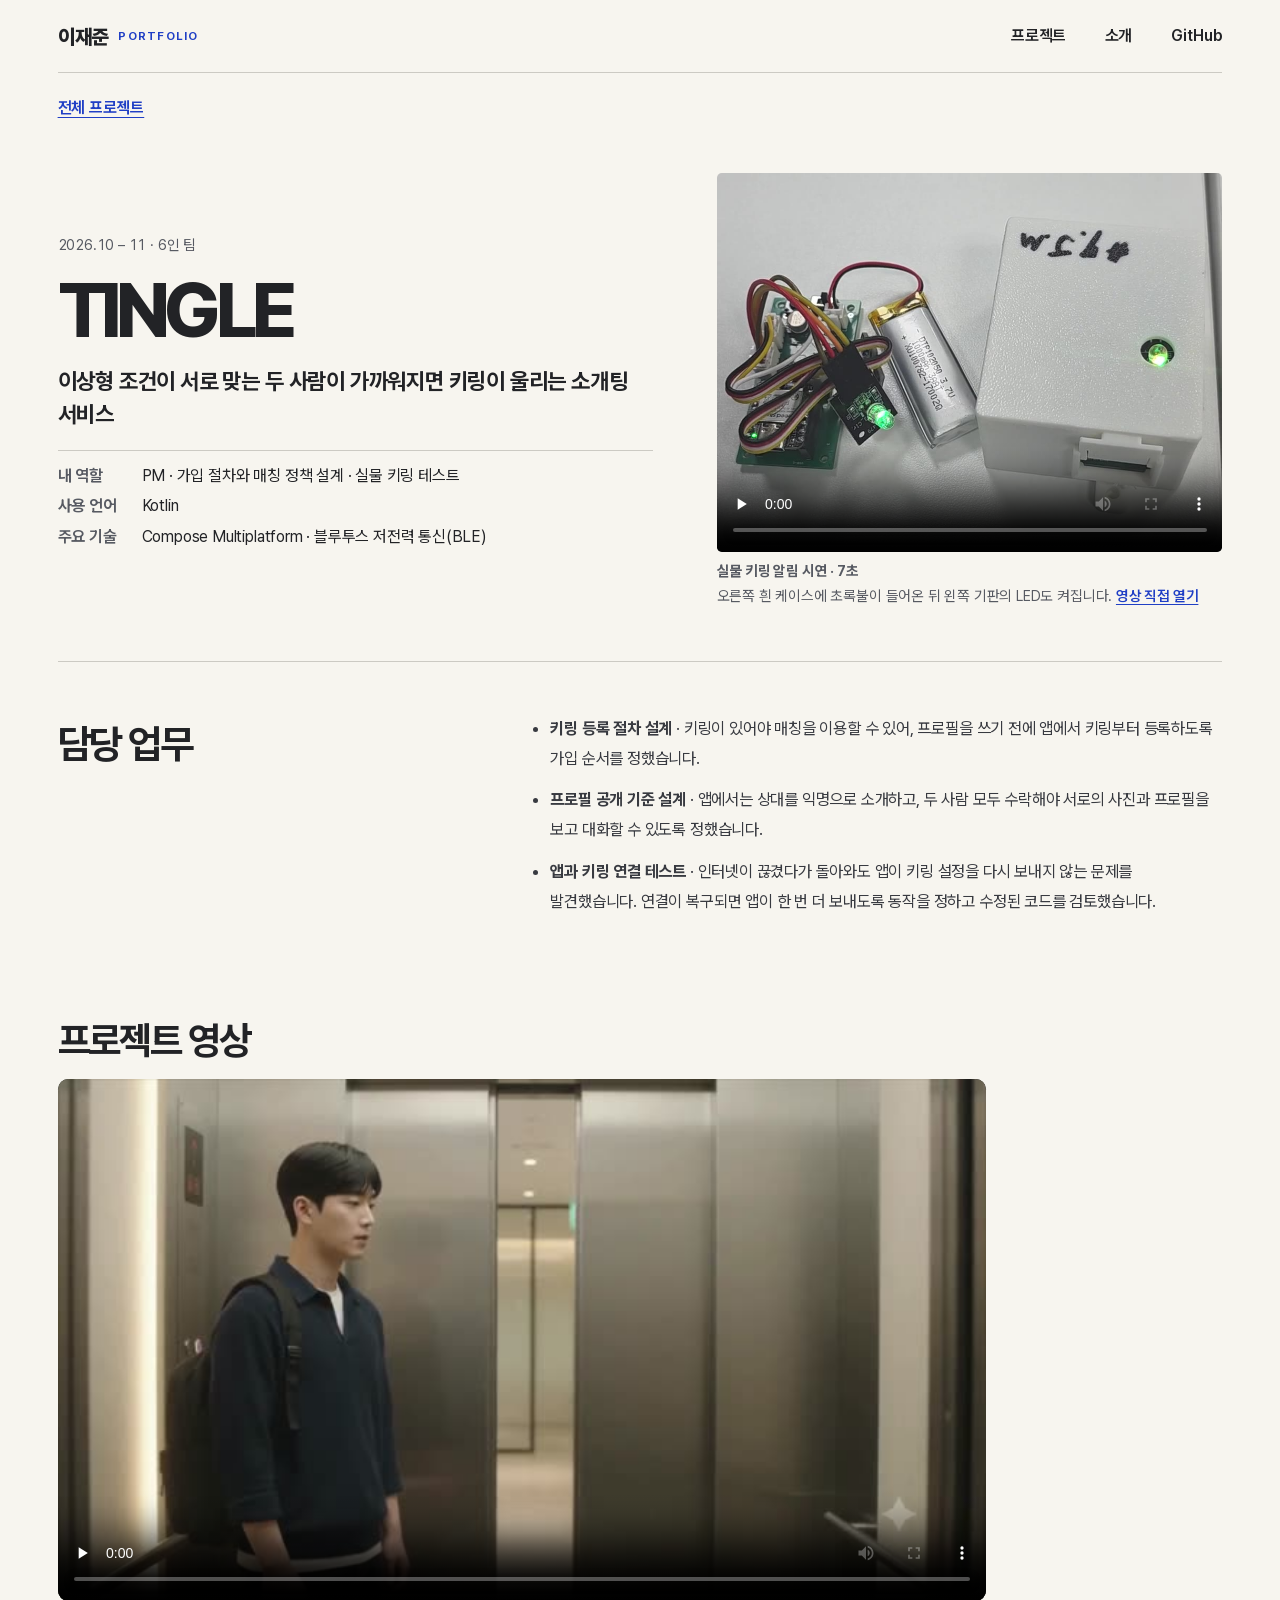
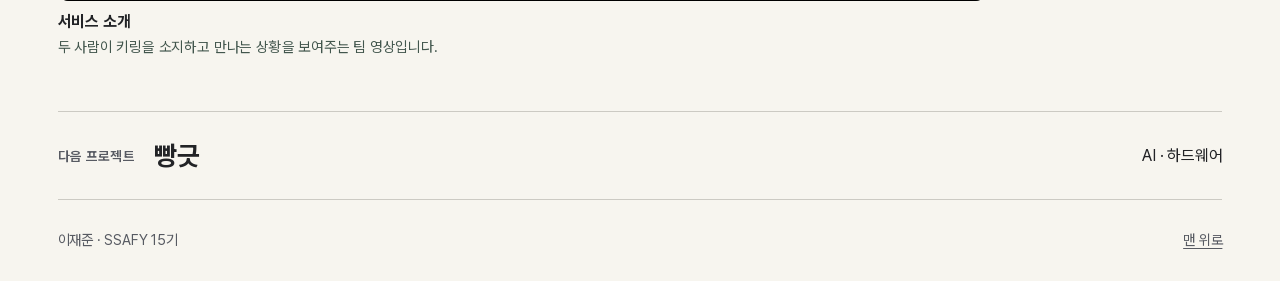
<file: tingle.html>
<!doctype html>
<html lang="ko"><head>
<meta charset="utf-8"><meta name="viewport" content="width=device-width,initial-scale=1">
<meta name="theme-color" content="#f7f5ef"><meta name="description" content="팅글은 원하는 상대의 조건이 서로 맞으면 키링이 진동으로 알려주는 소개팅 서비스입니다. 가입 절차를 설계하고 휴대폰과 키링으로 시험한 과정을 소개합니다.">
<title>TINGLE · 이재준 포트폴리오</title><link rel="preload" href="PretendardVariable.woff2" as="font" type="font/woff2" crossorigin><link rel="stylesheet" href="style.css?v=5008155"><link rel="stylesheet" href="portfolio-edition.css?v=project-info-1">
<style>.tingle .field-body ul { padding-inline-start: 1.25em; margin-block: 0; } .tingle .field-body li + li { margin-top: .7em; }</style>
</head><body id="top"><a class="skip" href="#main">본문으로 이동</a>
<header class="head shell">
  <a class="brand" href="index.html" aria-label="이재준 포트폴리오 홈">이재준 <span class="brand-sub">PORTFOLIO</span></a>
  <nav aria-label="주 메뉴"><a href="index.html#work">프로젝트</a><a href="index.html#about">소개</a><a href="https://github.com/wowns1024-spec">GitHub</a></nav>
</header>
<main id="main" class="shell case tingle">
  <a class="crumb" href="index.html#cases">전체 프로젝트</a>
  <header class="case-hero">
    <div class="case-intro">
      <p class="case-period">2026.10 – 11 · 6인 팀</p>
      <h1>TINGLE</h1>
      <p class="case-purpose">이상형 조건이 서로 맞는 두 사람이 가까워지면 키링이 울리는 소개팅 서비스</p>
      <dl class="project-meta">
        <div><dt>내 역할</dt><dd>PM · 가입 절차와 매칭 정책 설계 · 실물 키링 테스트</dd></div>
        <div><dt>사용 언어</dt><dd>Kotlin</dd></div>
        <div><dt>주요 기술</dt><dd>Compose Multiplatform · 블루투스 저전력 통신(BLE)</dd></div>
      </dl>
    </div>
    <figure class="case-photo"><video controls playsinline preload="none" width="960" height="720" style="display:block;width:100%;height:auto;border-radius:.3rem" poster="assets/video/tingle-keyring-demo.jpg" aria-label="팅글 키링 알림 시연" aria-describedby="keyring-caption"><source src="assets/video/tingle-keyring-demo.mp4" type="video/mp4"></video><figcaption id="keyring-caption"><strong>실물 키링 알림 시연 · 7초</strong><br>오른쪽 흰 케이스에 초록불이 들어온 뒤 왼쪽 기판의 LED도 켜집니다. <a href="assets/video/tingle-keyring-demo.mp4">영상 직접 열기</a></figcaption></figure></header>
  <section aria-labelledby="contributions" class="fieldnote">
    <header>
      <h2 id="contributions">담당 업무</h2>
    </header>
    <div class="field-body">
      <ul>
        <li id="signup"><strong>키링 등록 절차 설계</strong> · 키링이 있어야 매칭을 이용할 수 있어, 프로필을 쓰기 전에 앱에서 키링부터 등록하도록 가입 순서를 정했습니다.</li>
        <li><strong>프로필 공개 기준 설계</strong> · 앱에서는 상대를 익명으로 소개하고, 두 사람 모두 수락해야 서로의 사진과 프로필을 보고 대화할 수 있도록 정했습니다.</li>
        <li id="recovery"><strong>앱과 키링 연결 테스트</strong> · 인터넷이 끊겼다가 돌아와도 앱이 키링 설정을 다시 보내지 않는 문제를 발견했습니다. 연결이 복구되면 앱이 한 번 더 보내도록 동작을 정하고 수정된 코드를 검토했습니다.</li>
      </ul>
    </div>
  </section>
  <section id="video" class="films"><h2>프로젝트 영상</h2><figure class="film"><video controls playsinline preload="none" poster="assets/video/tingle-overview.jpg" aria-label="서비스 소개 영상"><source src="assets/video/tingle-overview.mp4" type="video/mp4"></video><figcaption><strong>서비스 소개</strong><span>두 사람이 키링을 소지하고 만나는 상황을 보여주는 팀 영상입니다.</span></figcaption></figure></section>
  <a class="next" href="homecam.html"><span>다음 프로젝트</span><strong>빵긋</strong><span>AI · 하드웨어</span></a>
</main>
<footer class="shell foot"><span>이재준 · SSAFY 15기</span><a href="#top">맨 위로</a></footer></body></html>
</file>
<file: style.css>
:root {
  --paper: #ffffff;
  --ink: #20251f;
  --dark: #19232b;
  --line: #cccfc4;
  --orange: #bd4b28;
  font-family: "Inter", "Malgun Gothic", "Apple SD Gothic Neo", sans-serif;
  color: var(--ink);
  background: var(--paper);
  scroll-behavior: smooth;
}
* { box-sizing: border-box; }
body { margin: 0; line-height: 1.65; word-break: keep-all; overflow-wrap: anywhere; }
h1,h2,h3,p,figure,dl,dd { margin: 0; }
h1,h2,h3 { line-height: 1.16; letter-spacing: -.055em; }
a { color: inherit; text-underline-offset: .23em; }
button { color: inherit; font: inherit; cursor: pointer; }
a:focus-visible,button:focus-visible { outline: 3px solid #387dd3; outline-offset: 4px; }
[hidden] { display: none !important; }
.shell { width: min(1280px,92%); margin-inline: auto; }
.skip { position: absolute; top: -6rem; left: 1rem; z-index: 3; padding: .65rem 1rem; background: white; }
.skip:focus { top: 1rem; }
.head,.foot,.brand,.head nav,.facts,.next { display: flex; align-items: center; }
.head { justify-content: space-between; padding-block: 1.1rem; border-bottom: 1px solid var(--line); }
.brand,.head nav a,.cta,.selectors a,.worklist a,.next { text-decoration: none; }
.brand { font-size: 1.1rem; font-weight: 750; gap: .6rem; }
.symbol { width: 2rem; height: 2rem; display: grid; place-items: center; border-radius: 50% 50% 10% 50%; background: var(--dark); color: #d2edac; font: italic 700 1.5rem/1 Georgia,serif; letter-spacing: -.12em; padding-right: .15em; }
.brand-sub,.year,.type,.facts dt,.next>span:first-child,.worklist time { font: 600 .85rem/1.5 "IBM Plex Mono", Consolas, monospace; letter-spacing: .025em; }
.brand-sub { padding-left: .7rem; border-left: 1px solid var(--line); color: #5c655b; }
.head nav { gap: clamp(1rem,3vw,2.5rem); }
.head nav a:hover,.worklist a:hover strong,.next:hover strong { text-decoration: underline; }
.fieldnote { display:grid; grid-template-columns:minmax(13rem,.8fr) 1.4fr; gap:clamp(2rem,6vw,6rem); padding:clamp(2rem,4vw,4rem) 0; border-top:1px solid var(--line); }
.fieldnote h2 { margin-top:.5rem; font-size:clamp(1.65rem,3.1vw,3rem); }
.field-body { min-width:0; max-width:48rem; line-height:1.85; }
.field-body>*+* { margin-top:1rem; }
.field-body figure img { display:block; max-width:100%; height:auto; }
.field-body figcaption { font-size:.85rem; color:#495347; margin-top:.35rem; }
.test-log { list-style:none; padding:0; font-size:.94rem; }
.test-log li { display:grid; grid-template-columns:minmax(6.7rem,auto) 1fr; gap:1rem; padding:.75rem .5rem; border-top:1px solid var(--line); }
.test-log strong { font-variant-numeric:tabular-nums; }
.wheel-examples { display:grid; grid-template-columns:1fr 1fr; gap:.8rem; }
.wheel-examples img { aspect-ratio:4/3; object-fit:contain; background:#e7e9df; }
.story section[id],.fieldnote[id] { scroll-margin-top:1.5rem; }
.foot { justify-content: space-between; padding-block: 1.25rem; border-top: 1px solid var(--ink); font-size: .9rem; }
.crumb { display: inline-block; margin-top: 1.3rem; color: #55634d; }
.case-hero { display: grid; grid-template-columns: 1.1fr .9fr; gap: clamp(2rem,5vw,5rem); align-items: center; padding-block: 2rem; }
.case-hero h1 { font-size: clamp(2.2rem,4.1vw,4.2rem); margin-top: .8rem; }
.case-hero .visual { min-height: 260px; }
.case-hero .type span { color: #a6a89c; margin-inline: .4em; }
.facts { gap: 2rem; padding: 1.2rem 0; justify-content: space-between; border-block: 1px solid var(--line); }
.facts dt { color: #68705f; }.facts dd { margin-top: .3rem; font-weight: 650; }
.narrative { display: grid; grid-template-columns: 1fr 1fr; gap: clamp(2rem,5vw,5rem); align-items: start; margin-block: clamp(2rem,4.5vw,4.5rem); }
.scene { background: var(--dark); color: #f3f4ea; padding: clamp(1.25rem,2.6vw,2.6rem); border-radius: .35rem; }
.scene>.type,.scene .sample { color: #d0f28a; }
.scene h2,.story h2 { font-size: clamp(1.65rem,2.6vw,2.4rem); margin: .5rem 0 1rem; }
.scene>p:not(.type) { color: #d5dbd2; }
.controls { display: flex; align-items: center; flex-wrap: wrap; gap: .45rem; margin: .9rem 0; }
.controls button { padding: .5rem .82rem; font-size: .95rem; min-height: 44px; border: 1px solid #859280; color: #f3f3e7; background: transparent; border-radius: .3rem; }
.controls button:hover { border-color: white; }
.controls button[aria-pressed=true],.controls [data-advance] { background: #d7eab8; border-color: #d7eab8; color: #20321c; }
.controls button:disabled { opacity: .65; cursor: default; }
.lab { margin-top: 1.25rem; }
.result { border-top: 1px solid #697a67; padding-top: 1rem; }.result h3 { font-size: 1.5rem; margin-bottom: .45rem; }.result p { color: #dce3d8; }
.stats { display: grid; grid-template-columns: 1fr 1fr; gap: .6rem; margin-bottom: 1.15rem; }
.stats>div { padding: .76rem; background: #2b3943; }.stats span,.stats strong { display: block; }.stats span { font-size: .85rem; }.stats strong { color: #dcf3b9; font-size: clamp(1.3rem,2.4vw,2rem); }
.sample { margin-top: .85rem; font-size: .85rem; }.gamehud { min-height: 9rem; background: #273326; padding: 1rem; border-left: 4px solid #d3e7a8; }.gamehud h3 { margin-top: .9rem; }
.story .opening { font-size: 1.1rem; }.story section { margin-top: 1.65rem; }.story h3 { font-size: 1.3rem; margin-bottom: .5rem; }.story p { line-height: 1.83; }.story img { width: 100%; display: block; margin-top: 1rem; }.story figcaption { font-size: .85rem; color: #56604e; margin-top: .4rem; }
.next { gap: 1.2rem; padding: 1.3rem 0; border-top: 1px solid var(--line); }.next strong { font-size: 1.65rem; }.next>span:last-child { margin-left: auto; }
.finding { --wash:#fae7de; display:grid; grid-template-columns:minmax(13rem, .9fr) 1.35fr; align-items:center; gap:2.5rem; padding:clamp(1.3rem,3vw,2.75rem); margin-top:1.6rem; background:var(--wash); border-radius:1.15rem; }
.homecam .finding { --wash:#e4edce; }.getout .finding { --wash:#eae4f5; }.moa .finding { --wash:#dcefe8; }
.finding h2 { font-size:clamp(1.8rem,3.8vw,3.5rem); margin-top:.4rem; }
.finding>p { line-height:1.85; max-width:44em; }
.models { width:100%; border-collapse:collapse; margin-top:1.2rem; font-variant-numeric:tabular-nums; }
.models caption { text-align:left; font-size:.87rem; padding-bottom:.45rem; }
.models th,.models td { border-bottom:1px solid var(--line); padding:.56rem .45rem; text-align:right; }
.models th:first-child { text-align:left; }.models .chosen { background:#edf3e4; }
.session-setting { display:flex; align-items:center; flex-wrap:wrap; gap:.5rem 1rem; margin:0 0 1rem; }
.session-setting select { font:inherit; color:var(--ink); background:var(--paper); border-radius:.3rem; padding:.5rem; }
/* The section backgrounds run to the viewport edge; the reading column stays aligned. */
.shell { width:min(1160px, 90%); }
.landing { background:#fff; }
.head { gap:1rem; }
.head nav { flex-wrap:wrap; justify-content:flex-end; }
.head nav a { padding:.35rem 0; font-weight:650; }
.case-purpose { margin:.5rem 0; font-weight:750; font-size:clamp(1.2rem,2.35vw,2rem); line-height:1.45; }
.blurb { max-width:48ch; line-height:1.85; color:#415049; }
.films { margin:clamp(2rem,4vw,4rem) 0; scroll-margin-top:1.2rem; }
.films h2 { margin-bottom:1rem; font-size:clamp(1.6rem,3vw,2.5rem); }
.film { max-width:58rem; }
.film video { display:block; width:100%; aspect-ratio:16/9; object-fit:contain; background:#151918; border-radius:.65rem; }
.film figcaption { margin-top:.45rem; }
.film figcaption strong,.film figcaption span { display:block; }
.film figcaption span { font-size:.91rem; color:#42564d; }
.film-extra { max-width:58rem; display:grid; grid-template-columns:1fr 1fr; gap:1.15rem; margin-top:1.3rem; }
@media (max-width:620px) { .film-extra { grid-template-columns:1fr; } }
@media(max-width:800px) {
  .narrative,.band-layout { grid-template-columns:1fr; }
  .facts { flex-wrap:wrap; gap:.8rem 1.8rem; }
  .hero-layout { gap:2rem; }
}
@media(max-width:620px) {
  .head { flex-wrap:wrap; gap:.5rem; padding-block:.7rem; }
  .head nav { width:100%; justify-content:space-between; gap:.35rem; font-size:.9rem; }
  .head nav a { min-height:2.35rem; }
  .brand-sub { font-size:.73rem; }
  .hero-layout,.project-grid,.case-hero,.fieldnote,.finding { grid-template-columns:1fr; }
  .hero-layout { padding-block:2.25rem; gap:1.5rem; }
  .hero-layout figure { max-width:none; }
  .hero-layout img { height:14rem; }
  .skill-rows>div { grid-template-columns:1fr; gap:.3rem; }
  .project-grid { gap:1.1rem; }

  .case-hero { gap:1rem; padding-block:1.3rem; }
  .facts { align-items:flex-start; }.facts>div:last-child { width:100%; }
  .test-log li { grid-template-columns:1fr; gap:.15rem; }
  .next { flex-wrap:wrap; gap:.45rem .8rem; }
}
@media(prefers-reduced-motion:reduce) { :root { scroll-behavior:auto; } }

.head { min-height:4.25rem; }
.brand { letter-spacing:-.045em; }
.brand-sub { font-size:.8rem; letter-spacing:.08em; }
.case-hero { grid-template-columns:1fr .85fr; }
.case-hero h1 { font-size:clamp(3.1rem,6vw,6rem); letter-spacing:-.075em; }
.case-photo img { display:block; width:100%; height:clamp(13rem,20vw,21rem); object-fit:cover; }
.photo-homecam img { object-position:50% 49%; }
.photo-moa img,.photo-tingle img { object-fit:contain; background:#eef4ef; }
.photo-tingle img { background:#faf6f0; }
.case-photo figcaption { margin-top:.45rem; font-size:.85rem; color:#48575e; }
.facts { align-items:flex-start; }
.finding { border-radius:0; border-left:4px solid #607745; }
.scene { border-radius:0; }
.foot { border-color:#bdc9ca; }
@media(max-width:620px) {
  .case-hero { grid-template-columns:1fr; }
  .head { flex-wrap:nowrap; }
  .head nav { width:auto; gap:.8rem; }
}
@media(max-width:400px) { .brand-sub { display:none; } }
</file>
<file: portfolio-edition.css>
@font-face {
  font-family: "Pretendard Variable";
  src: url("./PretendardVariable.woff2") format("woff2");
  font-style: normal;
  font-weight: 100 900;
  font-display: swap;
}
:root {
  --paper: #f7f5ef;
  --ink: #222326;
  --muted: #575a62;
  --line: #cccac3;
  --accent: #203fc5;
  --wash-blue: #e9edff;
  --dark: #18243b;
  font-family: "Pretendard Variable", "Apple SD Gothic Neo", "Malgun Gothic", sans-serif;
  font-optical-sizing: auto;
  -webkit-text-size-adjust: 100%;
}
body, body.landing { color: var(--ink); background: var(--paper); }
body { line-height: 1.72; letter-spacing: -.012em; }
button, select { font-family: inherit; }
a:focus-visible, button:focus-visible, select:focus-visible, video:focus-visible {
  outline: 3px solid #3558dd; outline-offset: 4px;
}
h1, h2, h3 { text-wrap: balance; }
.shell { width: min(1232px, 91%); }
.head { padding-block: 1.05rem; border-bottom: 1px solid var(--line); }
.brand { font-size: 1.28rem; font-weight: 830; }
.brand-sub { border: 0; padding: 0; font-family: inherit; font-size: .74rem; font-weight: 650; line-height: 1.2; color: var(--accent); letter-spacing: .105em; }
.head nav a { font-weight: 590; }
.head nav a:hover, .foot a:hover { color: var(--accent); }
.foot { padding-block: 1.75rem; border-top: 1px solid var(--line); color: var(--muted); }
.lead-band { border-bottom: 1px solid var(--line); }
.lead-layout {
  display: grid; grid-template-columns: 1.02fr 1fr; align-items: center;
  gap: clamp(2rem, 4.2vw, 4.8rem); padding-block: clamp(3rem, 5.5vw, 6.2rem);
}
.lead-copy, .bench, .entry-copy { min-width: 0; }
.role, .domain, .case .type { color: var(--accent); font-family: inherit; font-weight: 700; }
.role { display: flex; align-items: center; gap: .65rem; font-size: 1rem; }
.role::before { content: ""; width: 1.8rem; height: 2px; background: currentColor; }
.lead-copy h1 {
  margin: 1.3rem 0; font-weight: 770; font-size: clamp(2.25rem, 3.83vw, 3.8rem);
  line-height: 1.17; letter-spacing: -.063em;
}
.lead-copy h1 span { color: var(--accent); }
.lead-text { font-size: clamp(1.05rem, 1.3vw, 1.2rem); line-height: 1.85; color: #42454d; max-width: 29em; }
.lead-actions { display: flex; flex-wrap: wrap; align-items: center; gap: .75rem 1.35rem; margin-top: 1.65rem; }
.lead-actions a { display: inline-flex; align-items: center; min-height: 44px; font-size: .98rem; font-weight: 680; }
.lead-link { border-radius: 4px; padding: .65rem 1.1rem; background: var(--accent); color: white; text-decoration: none; }
.lead-link:hover { background: #132c9f; }
.work-link { text-underline-offset: .32em; }
.bench { margin: 0; border: 1px solid var(--line); border-radius: .5rem; overflow: hidden; background: #fff; }
.bench video { display: block; width: 100%; aspect-ratio: 16 / 9; background: #141b23; }
.bench figcaption { padding: 1rem clamp(1rem, 2vw, 1.7rem) 1.15rem; }
.bench-caption { display: flex; flex-wrap: wrap; align-items: baseline; justify-content: space-between; gap: .25rem 1rem; }
.bench-caption strong { font-size: 1.25rem; font-weight: 800; }
.bench-caption span, .bench-note { color: var(--muted); font-size: .88rem; }
.bench-data { width: 100%; margin-top: .75rem; border-collapse: collapse; font-size: .97rem; }
.bench-data caption { text-align: left; font-size: .86rem; color: var(--muted); margin-bottom: .3rem; }
.bench-data th, .bench-data td { padding: .35rem .45rem; text-align: right; border-bottom: 1px solid #e7e6e1; }
.bench-data thead { border-top: 1px solid var(--line); color: #50545c; font-size: .82rem; }
.bench-data th:first-child { text-align: left; }
.bench-data tbody th { font-weight: 630; }
.bench-data td, .models td, .stats strong, .finding h2 { font-variant-numeric: tabular-nums; }
.bench-data tbody tr:last-child { color: #183aa6; background: var(--wash-blue); font-weight: 720; }
.bench-note { margin-top: .65rem; line-height: 1.55; }
.work-section { padding-block: clamp(3rem, 6vw, 6.2rem); }
.section-heading { display: flex; align-items: baseline; justify-content: space-between; gap: 1.5rem; padding-bottom: 1rem; border-bottom: 2px solid var(--ink); }
.section-heading h2, .profile h2 { font-size: clamp(2.15rem, 3.8vw, 3.55rem); font-weight: 760; letter-spacing: -.06em; }
.section-heading span { font-variant-numeric: tabular-nums; color: var(--muted); font-weight: 600; }
.case-index { display: grid; grid-template-columns: repeat(2, minmax(0, 1fr)); gap: clamp(1.75rem, 3vw, 3.3rem); padding-top: 1.65rem; }
.entry { display: block; color: inherit; text-decoration: none; border-bottom: 1px solid var(--line); padding-bottom: 1.4rem; }
.thumb { display: grid; place-items: center; width: 100%; aspect-ratio: 2.6; overflow: hidden; background: #eae9e4; border-radius: .3rem; }
.thumb img { display: block; width: 100%; height: 100%; min-height: 0; object-fit: contain; }
.thumb.dashboard { background: #111e2b; } .thumb.dashboard img { object-fit: cover; object-position: 50% 24%; }
.thumb.ring { background: #efe4db; } .thumb.ring img { mix-blend-mode: multiply; padding-block: .75rem; }
.thumb.finance { background: #e1eee0; } .thumb.game { background: #272629; }
.thumb.game img { object-fit: cover; object-position: 50% 48%; }
.entry-copy { padding-top: 1rem; }
.domain { font-size: .86rem; }
.entry-copy h3 { font-size: clamp(2rem, 3.3vw, 3.3rem); font-weight: 750; letter-spacing: -.055em; margin: .2rem 0 .45rem; }
.entry:hover h3, .entry:focus-visible h3 { color: var(--accent); text-decoration: underline; text-underline-offset: .13em; }
.entry-copy > p:not(.domain) { font-size: 1.14rem; font-weight: 570; line-height: 1.5; }
.entry-copy small { display: block; font-size: .95rem; color: var(--muted); margin-top: .25rem; }
.profile { background: #edede8; border-top: 1px solid var(--line); }
.profile-layout { display: grid; grid-template-columns: 1fr 2fr; gap: 2rem; padding-block: clamp(3rem, 6vw, 6rem); }
.profile-intro { font-size: clamp(1.25rem, 2vw, 1.8rem); font-weight: 580; line-height: 1.55; letter-spacing: -.035em; }
.profile-details { margin-top: 1.65rem; }
.profile-details > div { display: grid; grid-template-columns: 6rem 1fr; gap: 1rem; padding: 1rem 0; border-top: 1px solid var(--line); }
.profile-details dt { font-weight: 710; } .profile-details dd span { color: var(--muted); }
.crumb, .case-photo a { color: var(--accent); font-weight: 620; }
.case-hero { padding-block: clamp(2rem, 4vw, 4rem); }
.case-hero h1 { font-weight: 780; line-height: 1.06; }
.case-purpose { font-weight: 680; }
.case .blurb, .case .story p, .field-body { font-size: clamp(1.02rem, 1.25vw, 1.13rem); line-height: 1.84; color: #383a40; }
.facts dt, .next > span:first-child { font-family: inherit; font-weight: 650; color: var(--muted); }
.case .finding { background: var(--wash-blue); border-left-color: var(--accent); }
.case .finding h2, .models .chosen { color: #163ba4; }
.models .chosen { background: var(--wash-blue); }
.models thead { background: #eeede8; }
.case-photo img, .field-body figure img { border-radius: .3rem; }
.case-photo figcaption, .field-body figcaption, .story figcaption { color: var(--muted); font-size: .91rem; }
.scene { background: var(--dark); border-radius: .4rem; }
.scene > .type, .scene .sample, .stats strong { color: #cbd8ff; }
.stats > div, .gamehud { background: #273653; }
.gamehud { border-left-color: #a8bfff; }
.controls button { border-color: #94a2bd; }
.controls button[aria-pressed=true], .controls [data-advance] { background: #d7e2ff; border-color: #d7e2ff; color: #16284a; }
@media (max-width: 880px) {
  .lead-layout { grid-template-columns: 1fr; gap: 2rem; padding-block: 2.5rem; }
  .lead-copy h1 { font-size: clamp(1.95rem, 7.4vw, 3.25rem); }
  .lead-text { max-width: 38em; }
  .bench { max-width: 42rem; }
}
@media (max-width: 620px) {
  .shell { width: 90%; }
  .head nav { gap: .9rem; }
  .lead-layout { gap: 1.6rem; padding-top: 2.3rem; }
  .lead-copy h1 { margin: .9rem 0; }
  .lead-actions { margin-top: 1.15rem; gap: .35rem 1rem; }
  .case-index, .profile-layout { grid-template-columns: 1fr; }
  .thumb { aspect-ratio: 2.15; }
  .profile-details > div { grid-template-columns: 4rem 1fr; }
  .bench-data { font-size: .92rem; }
}


.case-intro { min-width: 0; }
.case-period { color: var(--muted); font-size: .91rem; font-variant-numeric: tabular-nums; }
.case-hero .case-purpose { margin: .8rem 0 1.15rem; font-size: clamp(1.16rem, 1.75vw, 1.6rem); line-height: 1.5; word-break: keep-all; }
.project-meta, .card-meta { margin: 0; padding-top: .8rem; border-top: 1px solid var(--line); }
.project-meta > div, .card-meta > div { display: grid; grid-template-columns: 4.6em minmax(0, 1fr); gap: .65rem; align-items: baseline; }
.project-meta > div + div, .card-meta > div + div { margin-top: .35rem; }
.project-meta dt, .card-meta dt { font-weight: 650; color: var(--muted); }
.project-meta dd, .card-meta dd { margin: 0; word-break: keep-all; overflow-wrap: anywhere; }
.project-meta { font-size: 1rem; line-height: 1.55; }
.card-meta { font-size: .93rem; line-height: 1.55; margin-top: .85rem; }
.thumb.dashboard, .case-photo.photo-homecam img { background: #e8e6df; }
.thumb.dashboard img, .case-photo.photo-homecam img { object-fit: contain; }
.case-photo.photo-homecam img { height: clamp(16rem, 28vw, 23rem); }
@media (max-width: 700px) {
  .case-hero { grid-template-columns: minmax(0, 1fr); gap: 1.45rem; }
  .case-hero, .fieldnote { padding-block: 1.6rem; }
  .case-photo.photo-homecam img { height: 16rem; }
}

.resume-intro, .resume-row { display: grid; grid-template-columns: minmax(13rem, .8fr) minmax(0, 1.55fr); gap: clamp(2rem, 5vw, 5rem); }
.resume-intro { align-items: start; padding-block: clamp(3rem, 6.5vw, 6rem); border-bottom: 1px solid var(--line); }
.resume-intro h1 { font-size: clamp(3.35rem, 6.3vw, 6rem); margin-top: .35rem; }
.intro-bio { max-width: 43rem; }
.intro-bio p { font-size: clamp(1.05rem, 1.5vw, 1.3rem); line-height: 1.75; }
.intro-bio p + p { margin-top: .8rem; color: var(--muted); }
.resume-row { padding-block: clamp(2.4rem, 4.5vw, 4.3rem); border-top: 1px solid var(--line); }
.resume-row h2 { font-size: clamp(1.85rem, 3vw, 2.75rem); }
.resume-row h2 span { display: block; margin-top: .45rem; color: var(--accent); font-size: .88rem; font-weight: 600; letter-spacing: .015em; }
.resume-row h3 { font-size: clamp(1.13rem, 1.8vw, 1.5rem); line-height: 1.4; letter-spacing: -.035em; }
.resume-band { background: #efeee8; }
.resume-band .resume-row { border: 0; }
.resume-date, .resume-sub, .record-list p, .skills-list small { color: var(--muted); }
.resume-date { margin-bottom: .45rem; font-variant-numeric: tabular-nums; }
.training-items { padding: 0; list-style: none; margin: 1.35rem 0 0; }
.training-items li + li { margin-top: .85rem; }
.training-items strong { display: block; }
.record-list > div, .skills-list > div { display: grid; grid-template-columns: 6.4rem minmax(0, 1fr); gap: 1rem; }
.record-list > div + div, .skills-list > div + div { margin-top: .8rem; padding-top: .8rem; border-top: 1px solid var(--line); }
.record-list > div > span, .skills-list dt { font-weight: 650; }
.skills-list small { display: block; }
.project-evidence { margin-top: 1.5rem; }
.project-evidence summary { cursor: pointer; color: var(--accent); font-weight: 650; padding: .55rem 0; }
.project-evidence .bench { max-width: 40rem; margin: .75rem 0; }
@media (max-width: 760px) {
  .landing .head { flex-direction: column; align-items: flex-start; gap: .4rem; }
  .landing .head nav { width: 100%; flex-wrap: wrap; justify-content: flex-start; column-gap: 1rem; row-gap: 0; font-size: .92rem; }
  .landing .head nav a { display: inline-flex; align-items:center; min-height: 2.25rem; }
  .resume-intro, .resume-row { grid-template-columns: 1fr; gap: 1.25rem; }
  .resume-intro { padding-block: 2.5rem; }
  .record-list > div, .skills-list > div { grid-template-columns: 4.75rem minmax(0, 1fr); gap: .6rem; }
}
</file>
